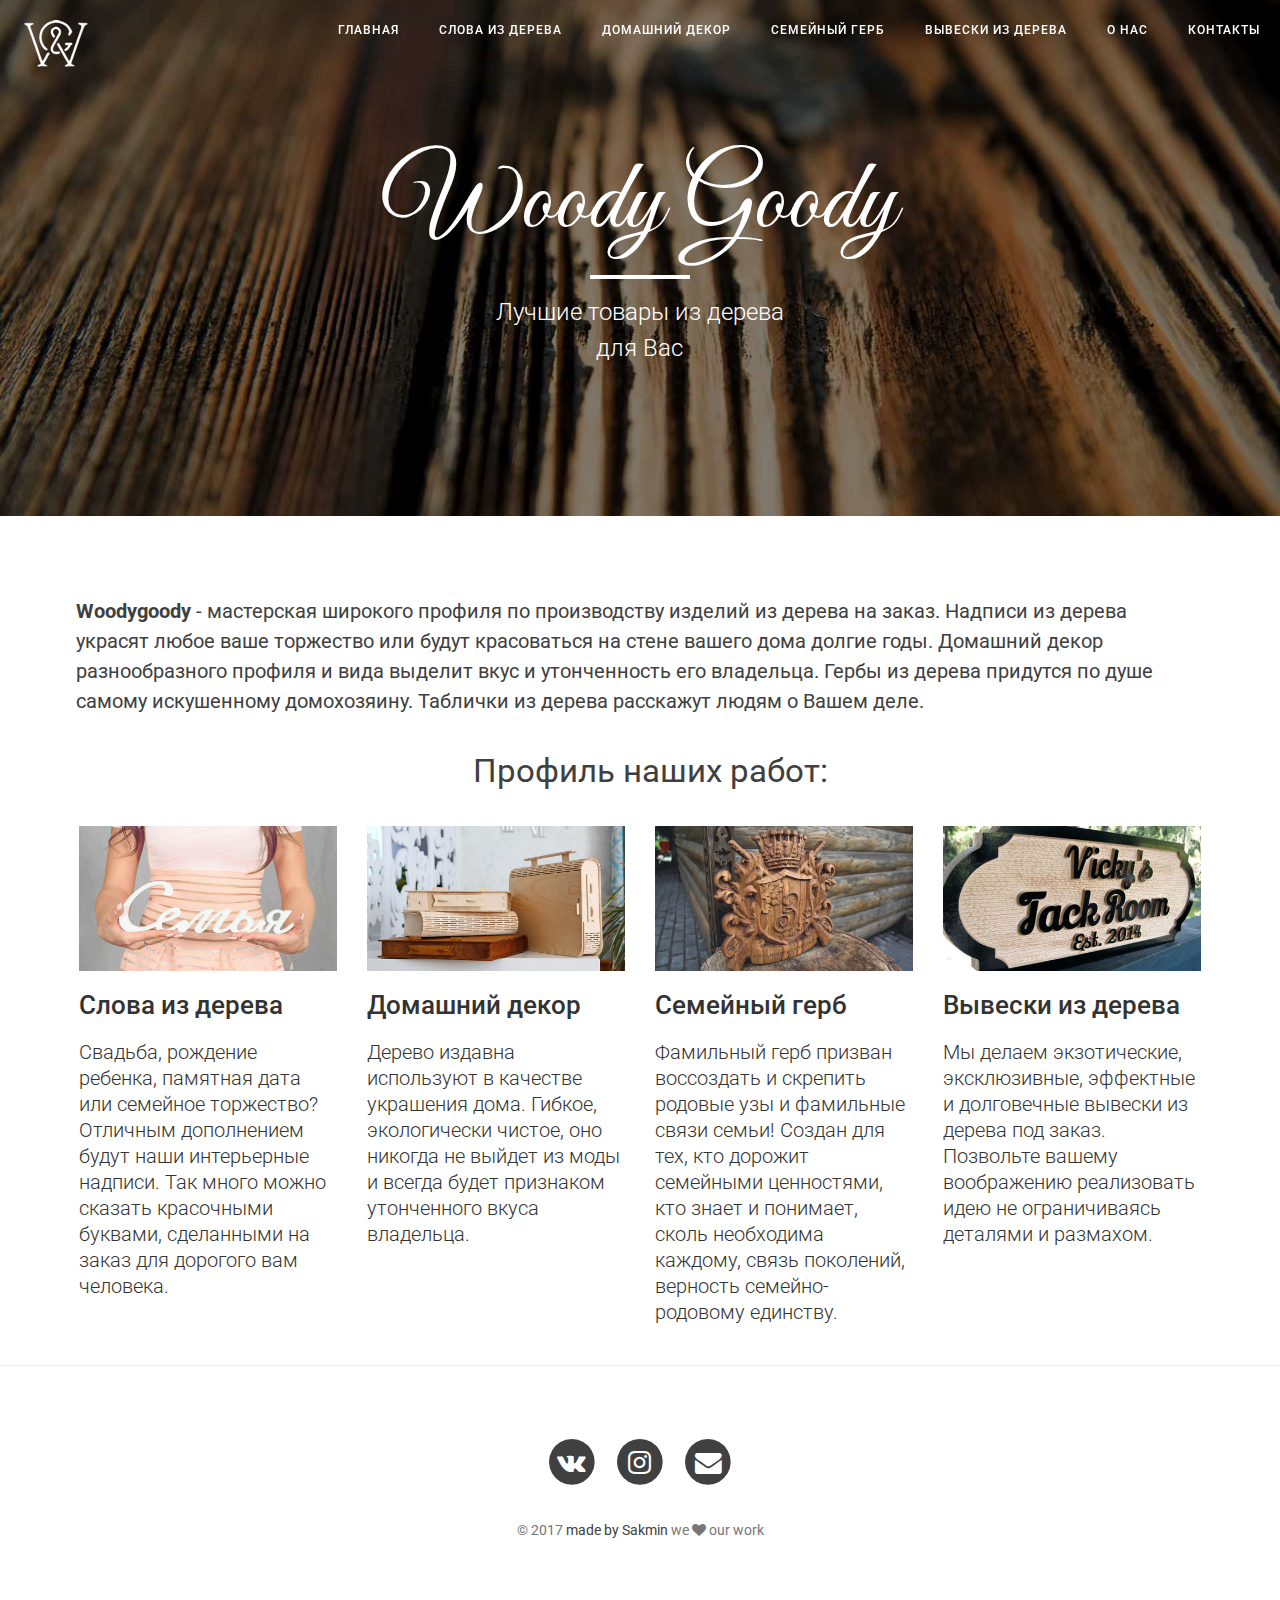
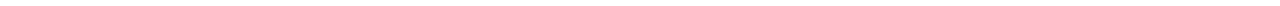
<file: index.html>
<!DOCTYPE html>
<html lang="ru">
<head>
    <meta charset="utf-8">
    <meta http-equiv="X-UA-Compatible" content="IE=edge">
    <meta name="viewport" content="width=device-width, initial-scale=1">
    <meta name="description" content="Товары из дерева в Ульяновске под заказ. Буквы из дерева. Домашний декор. Гербы из дерева. Вывески из дерева. Уникальность и высокое качество. Доставка по России.">
    <meta name="keywords" content="буквы из дерева свадьба декор домашний вывески Ульяновск аксессуары деревянный ручная работа на заказ">
    <meta name="author" content="Woody goody">
    <link rel="shortcut icon" href="http://woodygoody.ru/favicon.png" type="image/png">
    <link rel="apple-touch-icon" sizes="57x57" href="icon/apple-touch-icon-57x57.png">
    <link rel="apple-touch-icon" sizes="60x60" href="icon/apple-touch-icon-60x60.png">
    <link rel="apple-touch-icon" sizes="72x72" href="icon/apple-touch-icon-72x72.png">
    <link rel="apple-touch-icon" sizes="76x76" href="icon/apple-touch-icon-76x76.png">
    <link rel="apple-touch-icon" sizes="114x114" href="icon/apple-touch-icon-114x114.png">
    <link rel="apple-touch-icon" sizes="120x120" href="icon/apple-touch-icon-120x120.png">
    <link rel="apple-touch-icon" sizes="144x144" href="icon/apple-touch-icon-144x144.png">
    <link rel="apple-touch-icon" sizes="152x152" href="icon/apple-touch-icon-152x152.png">
    <link rel="apple-touch-icon" sizes="180x180" href="icon/apple-touch-icon-180x180.png">
    <link rel="icon" type="image/png" href="icon/favicon-32x32.png" sizes="32x32">
    <link rel="icon" type="image/png" href="icon/android-chrome-192x192.png" sizes="192x192">
    <link rel="icon" type="image/png" href="icon/favicon-96x96.png" sizes="96x96">
    <link rel="icon" type="image/png" href="icon/favicon-16x16.png" sizes="16x16">
    <link rel="manifest" href="icon/manifest.json">
    <meta name="msapplication-TileColor" content="#2d89ef">
    <meta name="msapplication-TileImage" content="/mstile-144x144.png">
    <meta name="theme-color" content="#ffffff">

    <title>Купить товары из дерева - WoodyGoody</title>

    <!-- HTML5 Shim and Respond.js IE8 support of HTML5 elements and media queries -->
    <!-- WARNING: Respond.js doesn't work if you view the page via file:// -->
    <!--[if lt IE 9]>
        <script src="https://oss.maxcdn.com/libs/html5shiv/3.7.0/html5shiv.js"></script>
        <script src="https://oss.maxcdn.com/libs/respond.js/1.4.2/respond.min.js"></script>
    <![endif]-->
    <!-- Smooth Scroll -->
    <script src="js/SmoothScroll.js"></script>

</head>

<body>

    <!-- Navigation -->
    <nav class="navbar navbar-default navbar-custom navbar-fixed-top">
        <div class="container-fluid">
            <!-- Brand and toggle get grouped for better mobile display -->
            <div class="navbar-header page-scroll">
                <button type="button" class="navbar-toggle" data-toggle="collapse" data-target="#bs-example-navbar-collapse-1">
                    <span class="sr-only">Toggle navigation</span>
                    <span class="icon-bar"></span>
                    <span class="icon-bar"></span>
                    <span class="icon-bar"></span>
                </button>
            </div>
            <div>
                <a class="navbar-brand" href="index.html"><img src="img/logo.png" style="cursor: pointer" alt="company_logo"></a>
            </div>
            <!-- Collect the nav links, forms, and other content for toggling -->
            <div class="collapse navbar-collapse" id="bs-example-navbar-collapse-1">
                <ul class="nav navbar-nav navbar-right">
                    <li>
                        <a href="index.html">Главная</a>
                    </li>
                    <li>
                        <a href="letters.html">Слова из дерева</a>
                    </li>
                    <li>
                        <a href="decor.html">Домашний декор</a>
                    </li>
                    <li>
                        <a href="blazon.html">Семейный герб</a>
                    </li>
                    <li>
                        <a href="nameplate.html">Вывески из дерева</a>
                    </li>
                    <li>
                        <a href="about.html">О нас</a>
                    </li>
                    <li>
                        <a href="contact.html">Контакты</a>
                    </li>
                </ul>
            </div>
            <!-- /.navbar-collapse -->
        </div>
        <!-- /.container -->
    </nav>

    <!-- Page Header -->
    <!-- Set your background image for this header on the line below. -->
    <header class="intro-header" style="background-image: url('img/index_1920.jpg')">
        <div class="container overlay">
            <div class="row">
                <div class="col-lg-8 col-lg-offset-2 col-md-10 col-md-offset-1">
                    <div class="site-heading">
                        <h1>Woody Goody</h1>
                        <hr class="small">
                        <span class="subheading">Лучшие товары из дерева<br>для Вас</span>
                    </div>
                </div>
            </div>
        </div>
    </header>

    <!-- Main Content -->

    <div class="container-fluid container-90">
        <div class="row">
            <p><b>Woodygoody</b> - мастерская широкого профиля по производству изделий из дерева на заказ. Надписи из дерева
                украсят любое ваше торжество или будут красоваться на стене вашего дома долгие годы.
                Домашний декор разнообразного профиля и вида выделит вкус и утонченность его владельца. Гербы из дерева
                придутся по душе самому искушенному домохозяину. Таблички из дерева расскажут людям о Вашем деле.
            </p>
            <div class="main_head">
                <p>
                    Профиль наших работ:
                </p>
            </div>

            <div class="col-md-3">
                <div class="post-preview">
                    <a href="letters.html">
                        <img class="img-responsive pointer" style="cursor: pointer" src="img/book_prev.jpg" alt="надписи из дерева">
                        <!--<picture class="img-responsive pointer">-->
                            <!--<source media="(max-width: 991px)" srcset="img/book_prev.jpg" alt="надписи из дерева">-->
                            <!--<source media="(min-width: 992px)" srcset="img/book_prev_low.jpg" alt="надписи из дерева">-->
                            <!--<img src="img/book_prev_low.jpg" class="img-responsive pointer" alt="надписи из дерева" style="width:100%;">-->
                        <!--</picture>-->
                        <h2 class="post-title">
                            Слова из дерева
                        </h2>
                        <h3 class="post-subtitle">
                            Свадьба, рождение ребенка, памятная дата или семейное торжество?
                            Отличным дополнением будут наши интерьерные надписи. Так много можно сказать красочными буквами, сделанными на заказ для дорогого вам человека.
                        </h3>
                    </a>
                </div>
            </div>

            <div class="col-md-3">
                <div class="post-preview">
                    <a href="decor.html">
                        <img class="img-responsive pointer" style="cursor: pointer" src="img/decor_prev.jpg" alt="декор из дерева">
                        <!---->
                        <!--<picture class="img-responsive pointer">-->
                            <!--<source media="(max-width: 991px)" srcset="img/decor_prev.jpg" alt="декор из дерева">-->
                            <!--<source media="(min-width: 992px)" srcset="img/decor_prev_low.jpg" alt="декор из дерева">-->
                            <!--<img src="img/decor_prev_low.jpg" class="img-responsive pointer" alt="декор из дерева" style="width:100%;">-->
                        <!--</picture>-->
                        <h2 class="post-title">
                            Домашний декор
                        </h2>
                        <h3 class="post-subtitle">
                            Дерево издавна используют в качестве украшения дома. Гибкое, экологически чистое, оно
                            никогда не выйдет из моды и всегда будет признаком утонченного вкуса владельца.
                        </h3>
                    </a>
                </div>
            </div>

            <div class="col-md-3">
                <div class="post-preview">
                    <a href="blazon.html">
                        <img class="img-responsive pointer" style="cursor: pointer" src="img/gerb_prev.jpg" alt="герб из дерева">
                        <!--<picture class="img-responsive pointer">-->
                            <!--<source media="(max-width: 991px)" srcset="img/gerb_prev.jpg" alt="герб из дерева">-->
                            <!--<source media="(min-width: 992px)" srcset="img/gerb_prev_low.jpg" alt="герб из дерева">-->
                            <!--<img src="img/gerb_prev_low.jpg" class="img-responsive pointer" alt="герб из дерева" style="width:100%;">-->
                        <!--</picture>-->
                        <h2 class="post-title">
                            Семейный герб
                        </h2>
                        <h3 class="post-subtitle">
                            Фамильный герб призван воссоздать и скрепить родовые узы и фамильные связи семьи! Создан для тех, кто дорожит семейными ценностями, кто знает и понимает, сколь необходима каждому, связь поколений, верность семейно-родовому единству.
                        </h3>
                    </a>
                </div>
            </div>

            <div class="col-md-3">
                <div class="post-preview">
                    <a href="nameplate.html">
                        <img class="img-responsive pointer" style="cursor: pointer" src="img/plate_prev.jpg" alt="вывески из дерева">
                        <!--<picture class="img-responsive pointer">-->
                            <!--<source media="(max-width: 991px)" srcset="img/plate_prev.jpg" alt="вывески из дерева">-->
                            <!--<source media="(min-width: 992px)" srcset="img/plate_prev_low.jpg" alt="вывески из дерева">-->
                            <!--<img src="img/plate_prev_low.jpg" class="img-responsive pointer" alt="вывески из дерева" style="width:100%;">-->
                        <!--</picture>-->
                        <h2 class="post-title">
                            Вывески из дерева
                        </h2>
                        <h3 class="post-subtitle">
                            Мы делаем экзотические, эксклюзивные, эффектные и долговечные вывески из дерева под заказ. Позвольте вашему воображению реализовать идею не ограничиваясь деталями и размахом.
                        </h3>
                    </a>
                </div>
            </div>
        </div>
    </div>

    <hr>

    <!-- Footer -->
    <footer>
        <div class="container">
            <div class="row">
                <div class="col-lg-8 col-lg-offset-2 col-md-10 col-md-offset-1">
                    <ul class="list-inline text-center">
                        <li>
                            <a href="https://www.vk.com/woodygoody">
                                <span class="fa-stack fa-lg">
                                    <i class="fa fa-circle fa-stack-2x"></i>
                                    <i class="fa fa-vk fa-stack-1x fa-inverse"></i>
                                </span>
                            </a>
                        </li>
                        <li>
                            <a href="https://www.instagram.com/woodygoodyru">
                                <span class="fa-stack fa-lg">
                                    <i class="fa fa-circle fa-stack-2x"></i>
                                    <i class="fa fa-instagram fa-stack-1x fa-inverse"></i>
                                </span>
                            </a>
                        </li>

                        <li>
                            <a href="mailto:hello@woodygoody.ru">
                                <span class="fa-stack fa-lg">
                                    <i class="fa fa-circle fa-stack-2x"></i>
                                    <i class="fa fa-envelope fa-stack-1x fa-inverse"></i>
                                </span>
                            </a>
                        </li>
                    </ul>
                    <p class="copyright text-muted">&copy; 2017 <a class="underline_none" href="https://vk.com/id3468982">made by Sakmin</a>
                        we <i class="fa fa-heart"></i> our work</p>
                </div>
            </div>
        </div>
    </footer>

    <!-- Bootstrap Core CSS -->
    <link href="css/bootstrap.min.css" rel="stylesheet">

    <!-- Custom CSS -->
    <link href="css/small-business.css" rel="stylesheet">

    <!-- Custom Fonts -->
    <link href="http://maxcdn.bootstrapcdn.com/font-awesome/4.1.0/css/font-awesome.min.css" rel="stylesheet" type="text/css">
    <link href='http://fonts.googleapis.com/css?family=Great+Vibes' rel='stylesheet' type='text/css'>
    <link href='http://fonts.googleapis.com/css?family=Roboto:400,300,100,500,700,900' rel='stylesheet' type='text/css'>

    <!-- jQuery -->
    <script src="js/jquery.js"></script>
    <script>
        (function(i,s,o,g,r,a,m){i['GoogleAnalyticsObject']=r;i[r]=i[r]||function(){
                    (i[r].q=i[r].q||[]).push(arguments)},i[r].l=1*new Date();a=s.createElement(o),
                m=s.getElementsByTagName(o)[0];a.async=1;a.src=g;m.parentNode.insertBefore(a,m)
        })(window,document,'script','//www.google-analytics.com/analytics.js','ga');

        ga('create', 'UA-66291834-2', 'auto');
        ga('send', 'pageview');

    </script>
    <!-- Yandex.Metrika counter -->
    <script type="text/javascript">
        (function (d, w, c) {
            (w[c] = w[c] || []).push(function() {
                try {
                    w.yaCounter32345480 = new Ya.Metrika({
                        id:32345480,
                        clickmap:true,
                        trackLinks:true,
                        accurateTrackBounce:true,
                        webvisor:true,
                        trackHash:true
                    });
                } catch(e) { }
            });

            var n = d.getElementsByTagName("script")[0],
                    s = d.createElement("script"),
                    f = function () { n.parentNode.insertBefore(s, n); };
            s.type = "text/javascript";
            s.async = true;
            s.src = "https://mc.yandex.ru/metrika/watch.js";

            if (w.opera == "[object Opera]") {
                d.addEventListener("DOMContentLoaded", f, false);
            } else { f(); }
        })(document, window, "yandex_metrika_callbacks");
    </script>
    <noscript><div><img src="https://mc.yandex.ru/watch/32345480" style="position:absolute; left:-9999px;" alt="" /></div></noscript>
    <!-- /Yandex.Metrika counter -->

    <!-- Bootstrap Core JavaScript -->
    <script src="js/bootstrap.min.js"></script>

    <!-- Custom Theme JavaScript -->
    <script src="js/small-business.min.js"></script>

    <!--vk script-->
    <script type="text/javascript" src="//vk.com/js/api/openapi.js?146"></script>

    <!-- VK Widget -->
    <div id="vk_community_messages"></div>
    <script type="text/javascript">
        VK.Widgets.CommunityMessages("vk_community_messages", 96858670, {expandTimeout: "100000",disableExpandChatSound: "1",disableNewMessagesSound: "1",tooltipButtonText: "Есть вопрос?"});
    </script>

</body>

</html>
</file>
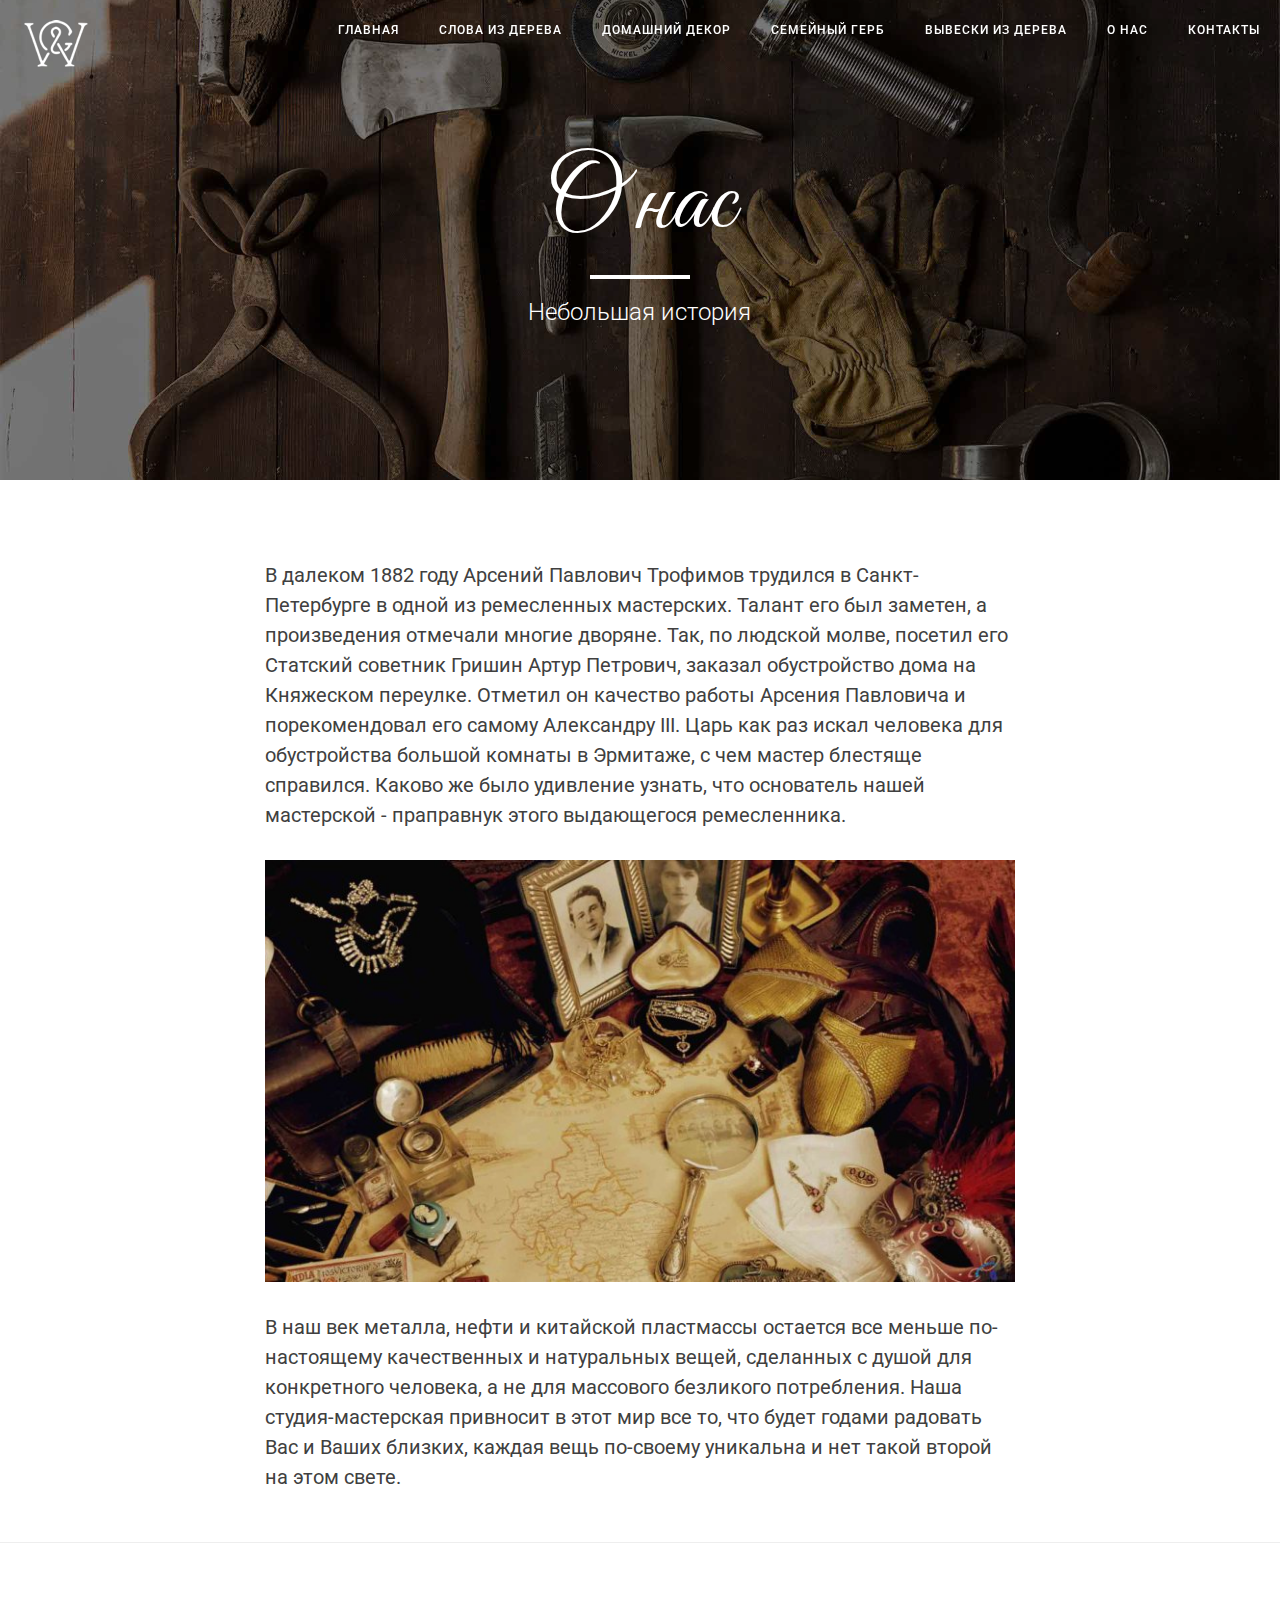
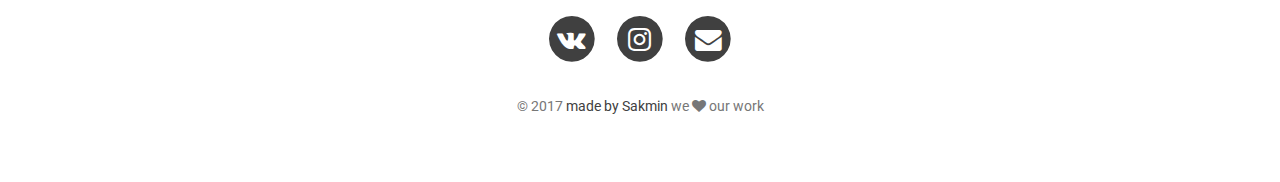
<file: about.html>
<!DOCTYPE html>
<html lang="ru">
<head>
    <meta charset="utf-8">
    <meta http-equiv="X-UA-Compatible" content="IE=edge">
    <meta name="viewport" content="width=device-width, initial-scale=1">
    <meta name="description" content="Товары из дерева в Ульяновске, надписи из дерева Ульяновск. История о нас.">
    <meta name="keywords" content="о нас история Ульяновск купить дешево Woody goody товары из дерева">
    <meta name="author" content="Woody goody">
    <link rel="shortcut icon" href="http://woodygoody.ru/favicon.png" type="image/png">

    <link rel="apple-touch-icon" sizes="57x57" href="icon/apple-touch-icon-57x57.png">
    <link rel="apple-touch-icon" sizes="60x60" href="icon/apple-touch-icon-60x60.png">
    <link rel="apple-touch-icon" sizes="72x72" href="icon/apple-touch-icon-72x72.png">
    <link rel="apple-touch-icon" sizes="76x76" href="icon/apple-touch-icon-76x76.png">
    <link rel="apple-touch-icon" sizes="114x114" href="icon/apple-touch-icon-114x114.png">
    <link rel="apple-touch-icon" sizes="120x120" href="icon/apple-touch-icon-120x120.png">
    <link rel="apple-touch-icon" sizes="144x144" href="icon/apple-touch-icon-144x144.png">
    <link rel="apple-touch-icon" sizes="152x152" href="icon/apple-touch-icon-152x152.png">
    <link rel="apple-touch-icon" sizes="180x180" href="icon/apple-touch-icon-180x180.png">
    <link rel="icon" type="image/png" href="icon/favicon-32x32.png" sizes="32x32">
    <link rel="icon" type="image/png" href="icon/android-chrome-192x192.png" sizes="192x192">
    <link rel="icon" type="image/png" href="icon/favicon-96x96.png" sizes="96x96">
    <link rel="icon" type="image/png" href="icon/favicon-16x16.png" sizes="16x16">
    <link rel="manifest" href="icon/manifest.json">
    <meta name="msapplication-TileColor" content="#2d89ef">
    <meta name="msapplication-TileImage" content="/mstile-144x144.png">
    <meta name="theme-color" content="#ffffff">

    <title>О нас - Woody Goody</title>

    <!-- HTML5 Shim and Respond.js IE8 support of HTML5 elements and media queries -->
    <!-- WARNING: Respond.js doesn't work if you view the page via file:// -->
    <!--[if lt IE 9]>
        <script src="https://oss.maxcdn.com/libs/html5shiv/3.7.0/html5shiv.js"></script>
        <script src="https://oss.maxcdn.com/libs/respond.js/1.4.2/respond.min.js"></script>
    <![endif]-->

</head>

<body>

    <!-- Navigation -->
    <nav class="navbar navbar-default navbar-custom navbar-fixed-top">
        <div class="container-fluid">
            <!-- Brand and toggle get grouped for better mobile display -->
            <div class="navbar-header page-scroll">
                <button type="button" class="navbar-toggle" data-toggle="collapse" data-target="#bs-example-navbar-collapse-1">
                    <span class="sr-only">Toggle navigation</span>
                    <span class="icon-bar"></span>
                    <span class="icon-bar"></span>
                    <span class="icon-bar"></span>
                </button>
                <div>
                    <a class="navbar-brand" href="index.html"><img src="img/logo.png" style="cursor: pointer" alt="company_logo"></a>
                </div>
            </div>

            <!-- Collect the nav links, forms, and other content for toggling -->
            <div class="collapse navbar-collapse" id="bs-example-navbar-collapse-1">
                <ul class="nav navbar-nav navbar-right">
                    <li>
                        <a href="index.html">Главная</a>
                    </li>
                    <li>
                        <a href="letters.html">Слова из дерева</a>
                    </li>
                    <li>
                        <a href="decor.html">Домашний декор</a>
                    </li>
                    <li>
                        <a href="blazon.html">Семейный герб</a>
                    </li>
                    <li>
                        <a href="nameplate.html">Вывески из дерева</a>
                    </li>
                    <li>
                        <a href="about.html">О нас</a>
                    </li>
                    <li>
                        <a href="contact.html">Контакты</a>
                    </li>
                </ul>
            </div>
            <!-- /.navbar-collapse -->
        </div>
        <!-- /.container -->
    </nav>

    <!-- Page Header -->
    <!-- Set your background image for this header on the line below. -->
    <header class="intro-header" style="background-image: url('img/about_1920.jpg')">
        <div class="container overlay">
            <div class="row">
                <div class="col-lg-8 col-lg-offset-2 col-md-10 col-md-offset-1">
                    <div class="page-heading">
                        <h1>О нас</h1>
                        <hr class="small">
                        <span class="subheading">Небольшая история</span>
                    </div>
                </div>
            </div>
        </div>
    </header>

    <!-- Main Content -->
    <div class="container">
        <div class="row">
            <div class="col-lg-8 col-lg-offset-2 col-md-10 col-md-offset-1">
                <p>В далеком 1882 году Арсений Павлович Трофимов трудился в Санкт-Петербурге в одной из ремесленных мастерских.
                    Талант его был заметен, а произведения отмечали многие дворяне. Так, по людской молве, посетил его Статский советник Гришин Артур Петрович,
                    заказал обустройство дома на Княжеском переулке. Отметил он качество работы Арсения Павловича и порекомендовал его самому Александру III.
                    Царь как раз искал человека для обустройства большой комнаты в Эрмитаже, с чем мастер блестяще справился. Каково же было удивление узнать, что основатель нашей
                    мастерской - праправнук этого выдающегося ремесленника.
                </p>
                <a href="#">
                    <img class="img-responsive" src="img/about_1.jpg" alt="">
                </a>
                <p>В наш век металла, нефти и китайской пластмассы остается все меньше по-настоящему качественных и натуральных вещей, сделанных с душой для конкретного человека, а не для массового безликого потребления.
                   Наша студия-мастерская привносит в этот мир все то, что будет годами радовать Вас и Ваших близких, каждая вещь по-своему уникальна и нет такой второй на этом свете.
                </p>
            </div>
        </div>
    </div>

    <hr>

    <!-- Footer -->
    <footer>
        <div class="container">
            <div class="row">
                <div class="col-lg-8 col-lg-offset-2 col-md-10 col-md-offset-1">
                    <ul class="list-inline text-center">
                        <li>
                            <a href="https://www.vk.com/woodygoody">
                                <span class="fa-stack fa-lg">
                                    <i class="fa fa-circle fa-stack-2x"></i>
                                    <i class="fa fa-vk fa-stack-1x fa-inverse"></i>
                                </span>
                            </a>
                        </li>
                        <li>
                            <a href="https://www.instagram.com/woodygoodyru">
                                <span class="fa-stack fa-lg">
                                    <i class="fa fa-circle fa-stack-2x"></i>
                                    <i class="fa fa-instagram fa-stack-1x fa-inverse"></i>
                                </span>
                            </a>
                        </li>

                        <li>
                            <a href="mailto:hello@woodygoody.ru">
                                <span class="fa-stack fa-lg">
                                    <i class="fa fa-circle fa-stack-2x"></i>
                                    <i class="fa fa-envelope fa-stack-1x fa-inverse"></i>
                                </span>
                            </a>
                        </li>
                    </ul>
                    <p class="copyright text-muted">&copy; 2017 <a class="underline_none" href="https://vk.com/id3468982">made by Sakmin</a>
                        we <i class="fa fa-heart"></i> our work</p>
                </div>
            </div>
        </div>
    </footer>

    <!-- Bootstrap Core CSS -->
    <link href="css/bootstrap.min.css" rel="stylesheet">

    <!-- Custom CSS -->
    <link href="css/small-business.css" rel="stylesheet">

    <!-- Custom Fonts -->
    <link href="http://maxcdn.bootstrapcdn.com/font-awesome/4.1.0/css/font-awesome.min.css" rel="stylesheet" type="text/css">
    <link href='http://fonts.googleapis.com/css?family=Great+Vibes' rel='stylesheet' type='text/css'>
    <link href='http://fonts.googleapis.com/css?family=Roboto:400,300,100,500,700,900' rel='stylesheet' type='text/css'>

    <!-- jQuery -->
    <script src="js/jquery.js"></script>

    <script>
        (function(i,s,o,g,r,a,m){i['GoogleAnalyticsObject']=r;i[r]=i[r]||function(){
                    (i[r].q=i[r].q||[]).push(arguments)},i[r].l=1*new Date();a=s.createElement(o),
                m=s.getElementsByTagName(o)[0];a.async=1;a.src=g;m.parentNode.insertBefore(a,m)
        })(window,document,'script','//www.google-analytics.com/analytics.js','ga');

        ga('create', 'UA-66291834-2', 'auto');
        ga('send', 'pageview');

    </script>

    <!-- Yandex.Metrika counter -->
    <script type="text/javascript">
        (function (d, w, c) {
            (w[c] = w[c] || []).push(function() {
                try {
                    w.yaCounter32345480 = new Ya.Metrika({
                        id:32345480,
                        clickmap:true,
                        trackLinks:true,
                        accurateTrackBounce:true,
                        webvisor:true,
                        trackHash:true
                    });
                } catch(e) { }
            });

            var n = d.getElementsByTagName("script")[0],
                    s = d.createElement("script"),
                    f = function () { n.parentNode.insertBefore(s, n); };
            s.type = "text/javascript";
            s.async = true;
            s.src = "https://mc.yandex.ru/metrika/watch.js";

            if (w.opera == "[object Opera]") {
                d.addEventListener("DOMContentLoaded", f, false);
            } else { f(); }
        })(document, window, "yandex_metrika_callbacks");
    </script>
    <noscript><div><img src="https://mc.yandex.ru/watch/32345480" style="position:absolute; left:-9999px;" alt="" /></div></noscript>
    <!-- /Yandex.Metrika counter -->

    <!-- Bootstrap Core JavaScript -->
    <script src="js/bootstrap.min.js"></script>

    <!-- Custom Theme JavaScript -->
    <script src="js/small-business.min.js"></script>

    <!-- Smooth Scroll -->
    <script src="js/SmoothScroll.js"></script>

    <!--vk script-->
    <script type="text/javascript" src="//vk.com/js/api/openapi.js?146"></script>

    <!-- VK Widget -->
    <div id="vk_community_messages"></div>
    <script type="text/javascript">
        VK.Widgets.CommunityMessages("vk_community_messages", 96858670, {expandTimeout: "50000",disableExpandChatSound: "1",disableNewMessagesSound: "1",tooltipButtonText: "Есть вопрос?"});
    </script>

</body>

</html>
</file>
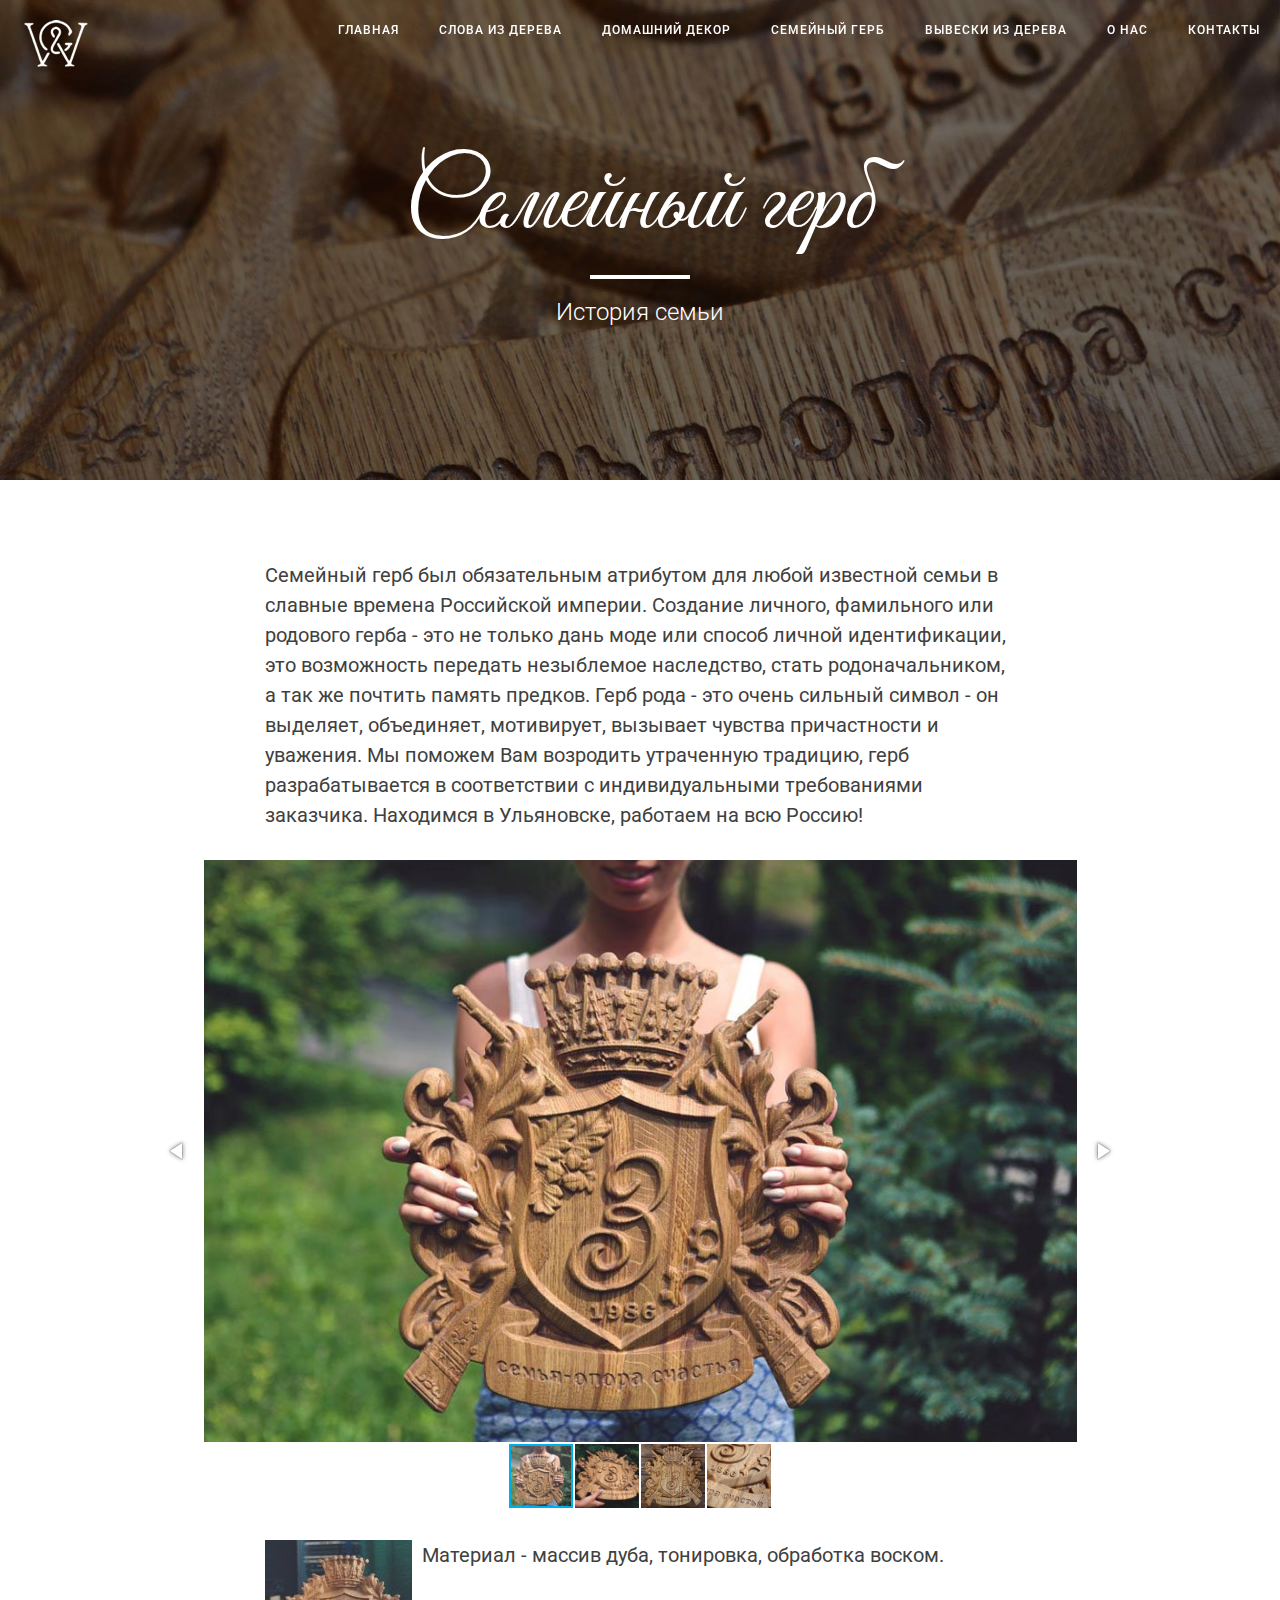
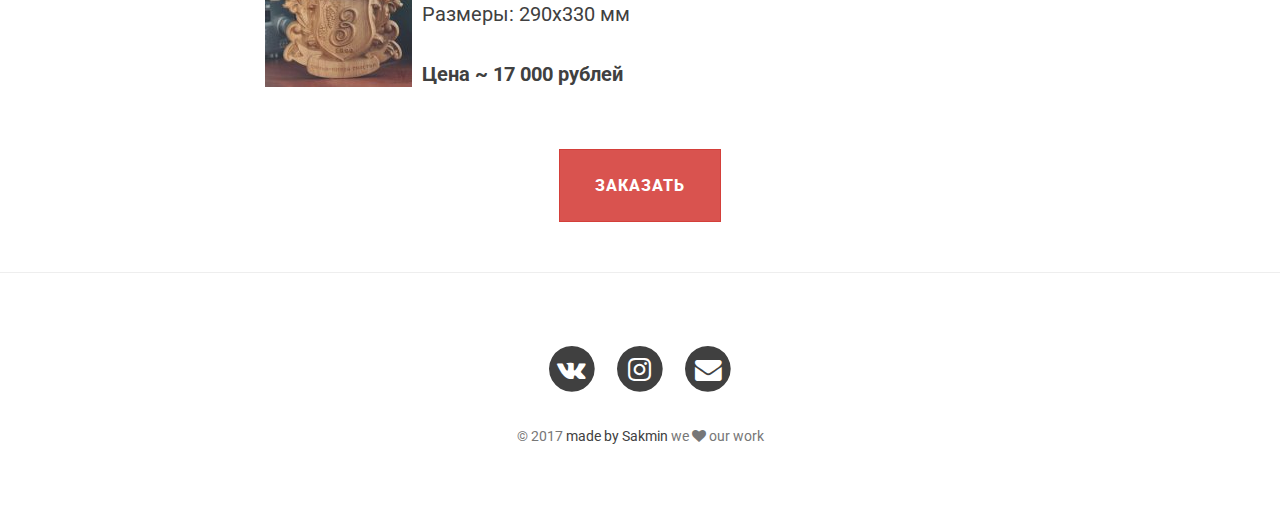
<file: blazon.html>
<!DOCTYPE html>
<html lang="ru">
<head>
    <meta charset="utf-8">
    <meta http-equiv="X-UA-Compatible" content="IE=edge">
    <meta name="viewport" content="width=device-width, initial-scale=1">
    <meta name="description" content="Герб из дерева в Ульяновске купить. Изысканый стиль. Уникальный дизайн.">
    <meta name="keywords" content="Герб Ульяновск купить Фамильный Woody goody товары из дерева">
    <meta name="author" content="Woody goody">
    <link rel="shortcut icon" href="http://woodygoody.ru/favicon.png" type="image/png">

    <link rel="apple-touch-icon" sizes="57x57" href="icon/apple-touch-icon-57x57.png">
    <link rel="apple-touch-icon" sizes="60x60" href="icon/apple-touch-icon-60x60.png">
    <link rel="apple-touch-icon" sizes="72x72" href="icon/apple-touch-icon-72x72.png">
    <link rel="apple-touch-icon" sizes="76x76" href="icon/apple-touch-icon-76x76.png">
    <link rel="apple-touch-icon" sizes="114x114" href="icon/apple-touch-icon-114x114.png">
    <link rel="apple-touch-icon" sizes="120x120" href="icon/apple-touch-icon-120x120.png">
    <link rel="apple-touch-icon" sizes="144x144" href="icon/apple-touch-icon-144x144.png">
    <link rel="apple-touch-icon" sizes="152x152" href="icon/apple-touch-icon-152x152.png">
    <link rel="apple-touch-icon" sizes="180x180" href="icon/apple-touch-icon-180x180.png">
    <link rel="icon" type="image/png" href="icon/favicon-32x32.png" sizes="32x32">
    <link rel="icon" type="image/png" href="icon/android-chrome-192x192.png" sizes="192x192">
    <link rel="icon" type="image/png" href="icon/favicon-96x96.png" sizes="96x96">
    <link rel="icon" type="image/png" href="icon/favicon-16x16.png" sizes="16x16">
    <link rel="manifest" href="icon/manifest.json">
    <meta name="msapplication-TileColor" content="#2d89ef">
    <meta name="msapplication-TileImage" content="/mstile-144x144.png">
    <meta name="theme-color" content="#ffffff">

    <title>Фамильный герб из дерева купить Ульяновск - Woody Goody</title>

    <!-- HTML5 Shim and Respond.js IE8 support of HTML5 elements and media queries -->
    <!-- WARNING: Respond.js doesn't work if you view the page via file:// -->
    <!--[if lt IE 9]>
        <script src="https://oss.maxcdn.com/libs/html5shiv/3.7.0/html5shiv.js"></script>
        <script src="https://oss.maxcdn.com/libs/respond.js/1.4.2/respond.min.js"></script>
    <![endif]-->

</head>

<body>

    <!-- Navigation -->
    <nav class="navbar navbar-default navbar-custom navbar-fixed-top">
        <div class="container-fluid">
            <!-- Brand and toggle get grouped for better mobile display -->
            <div class="navbar-header page-scroll">
                <button type="button" class="navbar-toggle" data-toggle="collapse" data-target="#bs-example-navbar-collapse-1">
                    <span class="sr-only">Toggle navigation</span>
                    <span class="icon-bar"></span>
                    <span class="icon-bar"></span>
                    <span class="icon-bar"></span>
                </button>
                <div>
                    <a class="navbar-brand" href="index.html"><img src="img/logo.png" style="cursor: pointer" alt="company_logo"></a>
                </div>
            </div>

            <!-- Collect the nav links, forms, and other content for toggling -->
            <div class="collapse navbar-collapse" id="bs-example-navbar-collapse-1">
                <ul class="nav navbar-nav navbar-right">
                    <li>
                        <a href="index.html">Главная</a>
                    </li>
                    <li>
                        <a href="letters.html">Слова из дерева</a>
                    </li>
                    <li>
                        <a href="decor.html">Домашний декор</a>
                    </li>
                    <li>
                        <a href="blazon.html">Семейный герб</a>
                    </li>
                    <li>
                        <a href="nameplate.html">Вывески из дерева</a>
                    </li>
                    <li>
                        <a href="about.html">О нас</a>
                    </li>
                    <li>
                        <a href="contact.html">Контакты</a>
                    </li>
                </ul>
            </div>
            <!-- /.navbar-collapse -->
        </div>
        <!-- /.container -->
    </nav>

    <!-- Page Header -->
    <!-- Set your background image for this header on the line below. -->
    <header class="intro-header" style="background-image: url('img/gerb_1920.jpg')">
        <div class="container overlay">
            <div class="row">
                <div class="col-lg-8 col-lg-offset-2 col-md-10 col-md-offset-1">
                    <div class="page-heading">
                        <h1>Семейный герб</h1>
                        <hr class="small">
                        <span class="subheading">История семьи</span>
                    </div>
                </div>
            </div>
        </div>
    </header>


    <!-- Main Content -->
    <div class="container">
        <div class="row">
            <div class="col-lg-8 col-lg-offset-2 col-md-10 col-md-offset-1">
                <p>
                    Семейный герб был обязательным атрибутом для любой известной семьи в славные времена Российской империи.  Создание личного, фамильного или родового герба - это не только дань моде  или способ личной идентификации, это возможность передать незыблемое наследство, стать родоначальником, а так же почтить память предков. Герб рода - это очень сильный символ - он выделяет, объединяет, мотивирует, вызывает чувства причастности и уважения.
                    Мы поможем Вам возродить утраченную традицию, герб разрабатывается в соответствии с индивидуальными требованиями заказчика.
                    Находимся в Ульяновске, работаем на всю Россию!
                </p>
            </div>
        </div>
    </div>


    <div class="slider_container">
        <div class="fotorama"
             data-nav="thumbs"
             data-loop="true"
             data-autoplay="3000"
             data-maxheight="70%"
             data-keyboard="true"
             data-arrows="true"
             data-click="true"
             data-swipe="true">
            <img src="img/gerb_1.jpg" alt="деревянный семейный герб">
            <img src="img/gerb_2.jpg" alt="свадебный герб из дерева">
            <img src="img/gerb_3.jpg" alt="герб из дерева на свадьбу">
            <img src="img/gerb_4.jpg" alt="фамильный герб из дерева">
        </div>
    </div>

    <div class="container">
        <div class="row">
            <div class="col-lg-8 col-lg-offset-2 col-md-10 col-md-offset-1">
                <p>
                    <img src="img/gerb_147_1.jpg" alt="надписи для свадьбы" style="height: 147px; float: left; margin-right: 10px">Материал - массив дуба, тонировка, обработка воском.
                </p>
                Размеры: 290х330 мм
                <p>
                    <b>
                        Цена ~ 17 000 рублей
                    </b>
                </p>
            </div>
        </div>
    </div>

    <div class="container">
        <div class="text-center">
            <p>
                <a href="contact.html"><button type="button" class="btn btn-danger btn-lg">Заказать</button></a>
            </p>
        </div>
    </div>

    <hr>

    <!-- Footer -->
    <footer>
        <div class="container">
            <div class="row">
                <div class="col-lg-8 col-lg-offset-2 col-md-10 col-md-offset-1">
                    <ul class="list-inline text-center">
                        <li>
                            <a href="https://www.vk.com/woodygoody">
                                <span class="fa-stack fa-lg">
                                    <i class="fa fa-circle fa-stack-2x"></i>
                                    <i class="fa fa-vk fa-stack-1x fa-inverse"></i>
                                </span>
                            </a>
                        </li>
                        <li>
                            <a href="https://www.instagram.com/woodygoodyru">
                                <span class="fa-stack fa-lg">
                                    <i class="fa fa-circle fa-stack-2x"></i>
                                    <i class="fa fa-instagram fa-stack-1x fa-inverse"></i>
                                </span>
                            </a>
                        </li>

                        <li>
                            <a href="mailto:hello@woodygoody.ru">
                                <span class="fa-stack fa-lg">
                                    <i class="fa fa-circle fa-stack-2x"></i>
                                    <i class="fa fa-envelope fa-stack-1x fa-inverse"></i>
                                </span>
                            </a>
                        </li>
                    </ul>
                    <p class="copyright text-muted">&copy; 2017 <a class="underline_none" href="https://vk.com/id3468982">made by Sakmin</a>
                        we <i class="fa fa-heart"></i> our work</p>
                </div>
            </div>
        </div>
    </footer>

    <!-- Bootstrap Core CSS -->
    <link href="css/bootstrap.min.css" rel="stylesheet">

    <!-- Custom CSS -->
    <link href="css/small-business.css" rel="stylesheet">

    <!-- Fotorama CSS-->
    <link href="css/fotorama.css" rel="stylesheet">

    <!-- Custom Fonts -->
    <link href="http://maxcdn.bootstrapcdn.com/font-awesome/4.1.0/css/font-awesome.min.css" rel="stylesheet" type="text/css">
    <link href='http://fonts.googleapis.com/css?family=Great+Vibes' rel='stylesheet' type='text/css'>
    <link href='http://fonts.googleapis.com/css?family=Roboto:400,300,100,500,700,900' rel='stylesheet' type='text/css'>
    

    <!-- jQuery -->
    <script src="js/jquery.js"></script>

    <script>
        (function(i,s,o,g,r,a,m){i['GoogleAnalyticsObject']=r;i[r]=i[r]||function(){
                    (i[r].q=i[r].q||[]).push(arguments)},i[r].l=1*new Date();a=s.createElement(o),
                m=s.getElementsByTagName(o)[0];a.async=1;a.src=g;m.parentNode.insertBefore(a,m)
        })(window,document,'script','//www.google-analytics.com/analytics.js','ga');

        ga('create', 'UA-66291834-2', 'auto');
        ga('send', 'pageview');

    </script>

    <!-- Yandex.Metrika counter -->
    <script type="text/javascript">
        (function (d, w, c) {
            (w[c] = w[c] || []).push(function() {
                try {
                    w.yaCounter32345480 = new Ya.Metrika({
                        id:32345480,
                        clickmap:true,
                        trackLinks:true,
                        accurateTrackBounce:true,
                        webvisor:true,
                        trackHash:true
                    });
                } catch(e) { }
            });

            var n = d.getElementsByTagName("script")[0],
                    s = d.createElement("script"),
                    f = function () { n.parentNode.insertBefore(s, n); };
            s.type = "text/javascript";
            s.async = true;
            s.src = "https://mc.yandex.ru/metrika/watch.js";

            if (w.opera == "[object Opera]") {
                d.addEventListener("DOMContentLoaded", f, false);
            } else { f(); }
        })(document, window, "yandex_metrika_callbacks");
    </script>
    <noscript><div><img src="https://mc.yandex.ru/watch/32345480" style="position:absolute; left:-9999px;" alt="" /></div></noscript>
    <!-- /Yandex.Metrika counter -->

    <!-- Fotorama -->
    <script src="js/fotorama.js"></script>

    <!-- Bootstrap Core JavaScript -->
    <script src="js/bootstrap.min.js"></script>

    <!-- Custom Theme JavaScript -->
    <script src="js/small-business.min.js"></script>

    <!-- Smooth Scroll -->
    <script src="js/SmoothScroll.js"></script>

    <!--vk script-->
    <script type="text/javascript" src="//vk.com/js/api/openapi.js?146"></script>

    <!-- VK Widget -->
    <div id="vk_community_messages"></div>
    <script type="text/javascript">
        VK.Widgets.CommunityMessages("vk_community_messages", 96858670, {expandTimeout: "50000",disableExpandChatSound: "1",disableNewMessagesSound: "1",tooltipButtonText: "Есть вопрос?"});
    </script>

</body>

</html>
</file>
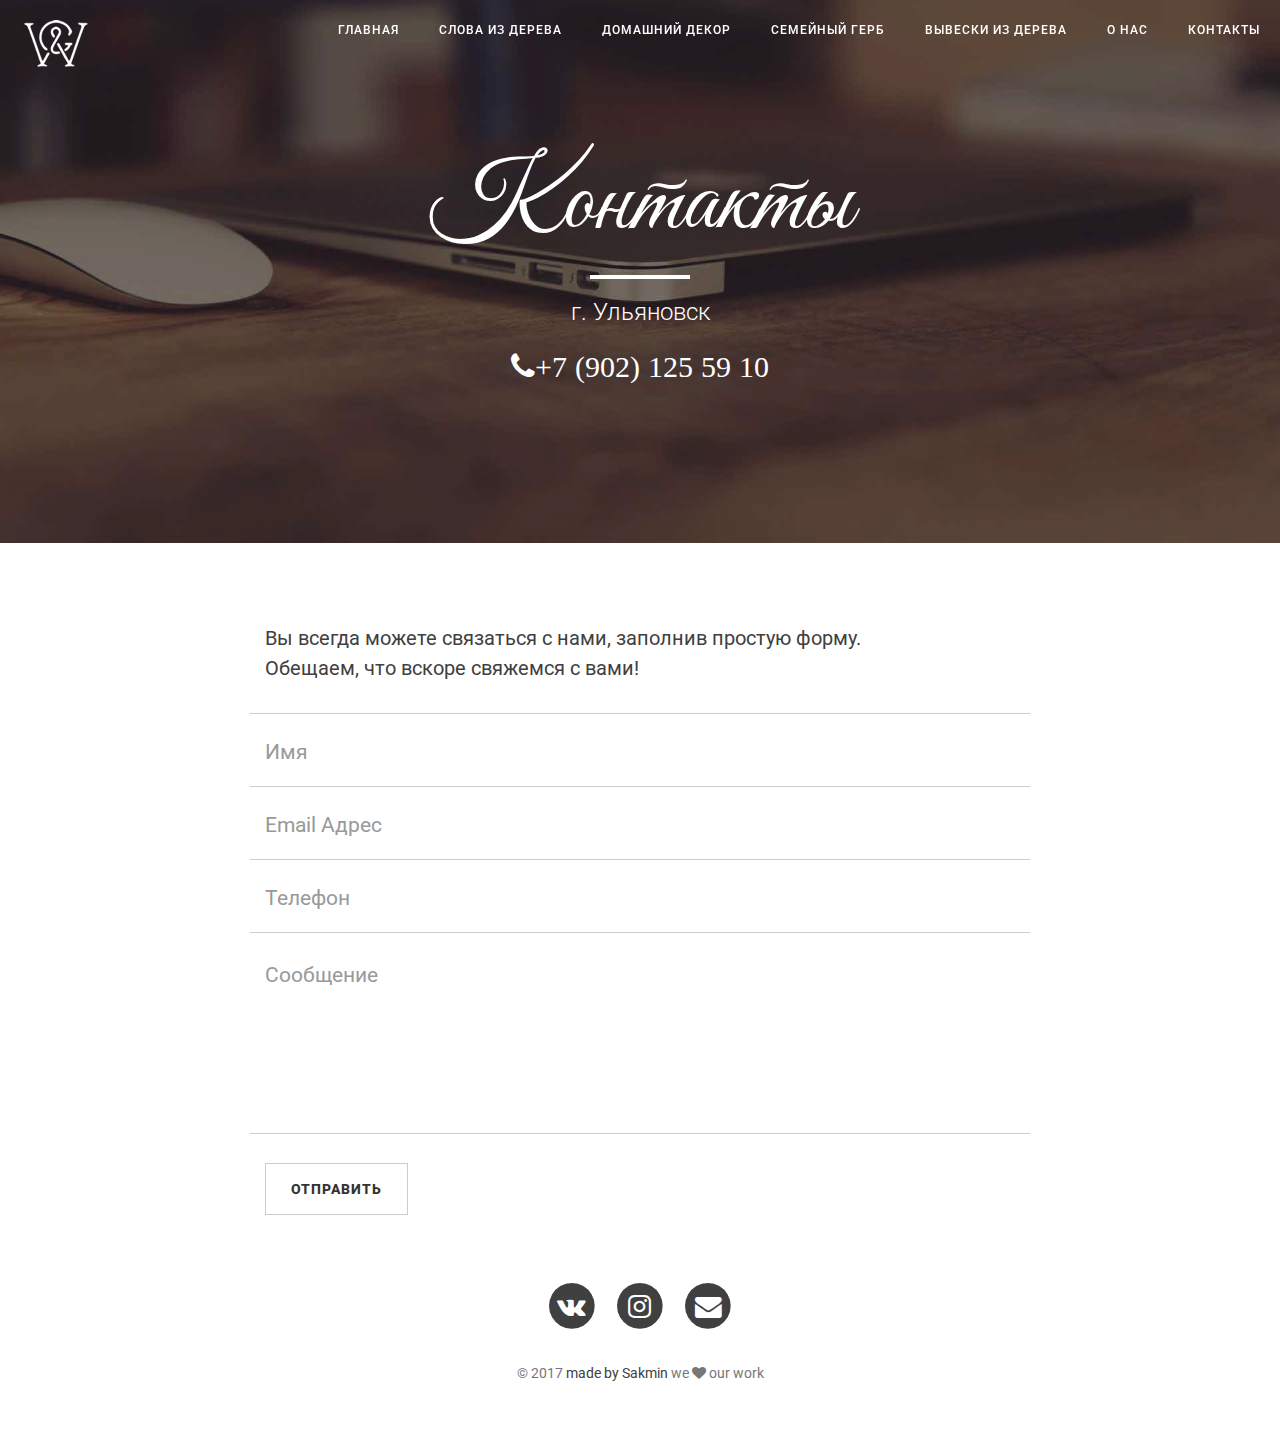
<file: contact.html>
<!DOCTYPE html>
<html lang="ru">
<head>
    <meta charset="utf-8">
    <meta http-equiv="X-UA-Compatible" content="IE=edge">
    <meta name="viewport" content="width=device-width, initial-scale=1">
    <meta name="description" content="Товары из дерева в Ульяновске, надписи из дерева Ульяновск. Контакты.">
    <meta name="author" content="Woody goody">
    <link rel="shortcut icon" href="http://woodygoody.ru/favicon.png" type="image/png">

    <link rel="apple-touch-icon" sizes="57x57" href="icon/apple-touch-icon-57x57.png">
    <link rel="apple-touch-icon" sizes="60x60" href="icon/apple-touch-icon-60x60.png">
    <link rel="apple-touch-icon" sizes="72x72" href="icon/apple-touch-icon-72x72.png">
    <link rel="apple-touch-icon" sizes="76x76" href="icon/apple-touch-icon-76x76.png">
    <link rel="apple-touch-icon" sizes="114x114" href="icon/apple-touch-icon-114x114.png">
    <link rel="apple-touch-icon" sizes="120x120" href="icon/apple-touch-icon-120x120.png">
    <link rel="apple-touch-icon" sizes="144x144" href="icon/apple-touch-icon-144x144.png">
    <link rel="apple-touch-icon" sizes="152x152" href="icon/apple-touch-icon-152x152.png">
    <link rel="apple-touch-icon" sizes="180x180" href="icon/apple-touch-icon-180x180.png">
    <link rel="icon" type="image/png" href="icon/favicon-32x32.png" sizes="32x32">
    <link rel="icon" type="image/png" href="icon/android-chrome-192x192.png" sizes="192x192">
    <link rel="icon" type="image/png" href="icon/favicon-96x96.png" sizes="96x96">
    <link rel="icon" type="image/png" href="icon/favicon-16x16.png" sizes="16x16">
    <link rel="manifest" href="icon/manifest.json">
    <meta name="msapplication-TileColor" content="#2d89ef">
    <meta name="msapplication-TileImage" content="/mstile-144x144.png">
    <meta name="theme-color" content="#ffffff">

    <title>Контакты - Woody Goody</title>

    <!-- HTML5 Shim and Respond.js IE8 support of HTML5 elements and media queries -->
    <!-- WARNING: Respond.js doesn't work if you view the page via file:// -->
    <!--[if lt IE 9]>
        <script src="https://oss.maxcdn.com/libs/html5shiv/3.7.0/html5shiv.js"></script>
        <script src="https://oss.maxcdn.com/libs/respond.js/1.4.2/respond.min.js"></script>
    <![endif]-->

</head>

<body>

    <!-- Navigation -->
    <nav class="navbar navbar-default navbar-custom navbar-fixed-top">
        <div class="container-fluid">
            <!-- Brand and toggle get grouped for better mobile display -->
            <div class="navbar-header page-scroll">
                <button type="button" class="navbar-toggle" data-toggle="collapse" data-target="#bs-example-navbar-collapse-1">
                    <span class="sr-only">Toggle navigation</span>
                    <span class="icon-bar"></span>
                    <span class="icon-bar"></span>
                    <span class="icon-bar"></span>
                </button>
                <div>
                    <a class="navbar-brand" href="index.html"><img src="img/logo.png" style="cursor: pointer" alt="company_logo"></a>
                </div>
            </div>

            <!-- Collect the nav links, forms, and other content for toggling -->
            <div class="collapse navbar-collapse" id="bs-example-navbar-collapse-1">
                <ul class="nav navbar-nav navbar-right">
                    <li>
                        <a href="index.html">Главная</a>
                    </li>
                    <li>
                        <a href="letters.html">Слова из дерева</a>
                    </li>
                    <li>
                        <a href="decor.html">Домашний декор</a>
                    </li>
                    <li>
                        <a href="blazon.html">Семейный герб</a>
                    </li>
                    <li>
                        <a href="nameplate.html">Вывески из дерева</a>
                    </li>
                    <li>
                        <a href="about.html">О нас</a>
                    </li>
                    <li>
                        <a href="contact.html">Контакты</a>
                    </li>
                </ul>
            </div>
            <!-- /.navbar-collapse -->
        </div>
        <!-- /.container -->
    </nav>

    <!-- Page Header -->
    <!-- Set your background image for this header on the line below. -->
    <header class="intro-header" style="background-image: url('img/contact_1920.jpg')">
        <div class="container overlay">
            <div class="row">
                <div class="col-lg-6 col-lg-offset-3 col-md-8 col-md-offset-2">
                    <div class="page-heading">
                        <h1>Контакты</h1>
                        <hr class="small">
                        <span class="subheading">г. Ульяновск</span>
                        <h2><i class="fa fa-phone"><a href="tel:+7 (902) 125 59 10">+7 (902) 125 59 10</a></i></h2>
                    </div>
                </div>
            </div>
        </div>
    </header>

    <!-- Main Content -->
    <div class="container">
        <div class="row">
            <div class="col-lg-8 col-lg-offset-2 col-md-10 col-md-offset-1">
                <p>Вы всегда можете связаться с нами, заполнив простую форму. <br> Обещаем, что вскоре свяжемся с вами!</p>
                <!-- Contact Form - Enter your email address on line 19 of the mail/contact_me.php file to make this form work. -->
                <!-- WARNING: Some web hosts do not allow emails to be sent through forms to common mail hosts like Gmail or Yahoo. It's recommended that you use a private domain email address! -->
                <!-- NOTE: To use the contact form, your site must be on a live web host with PHP! The form will not work locally! -->
                <form name="sentMessage" id="contactForm" novalidate>
                    <div class="row control-group">
                        <div class="form-group col-xs-12 floating-label-form-group controls">
                            <label>Имя</label>
                            <input type="text" class="form-control" placeholder="Имя" id="name" required data-validation-required-message="Пожалуйста введите ваше имя.">
                            <p class="help-block text-danger"></p>
                        </div>
                    </div>
                    <div class="row control-group">
                        <div class="form-group col-xs-12 floating-label-form-group controls">
                            <label>Email Адрес</label>
                            <input type="email" class="form-control" placeholder="Email Адрес" id="email" required data-validation-required-message="Пожалуйста введите ваш e-mail.">
                            <p class="help-block text-danger"></p>
                        </div>
                    </div>
                    <div class="row control-group">
                        <div class="form-group col-xs-12 floating-label-form-group controls">
                            <label>Телефон</label>
                            <input type="tel" class="form-control" placeholder="Телефон" id="phone" required data-validation-required-message="Пожалуйста введите ваше телефонный номер.">
                            <p class="help-block text-danger"></p>
                        </div>
                    </div>
                    <div class="row control-group">
                        <div class="form-group col-xs-12 floating-label-form-group controls">
                            <label>Сообщение</label>
                            <textarea rows="5" class="form-control" placeholder="Сообщение" id="message" required data-validation-required-message="Пожалуйста введите сообщение."></textarea>
                            <p class="help-block text-danger"></p>
                        </div>
                    </div>
                    <br>
                    <div id="success"></div>
                    <div class="row">
                        <div class="form-group col-xs-12">
                            <button type="submit" class="btn btn-default">Отправить</button>
                        </div>
                    </div>
                </form>
            </div>
        </div>
    </div>

    <!-- Footer -->
    <footer>
        <div class="container">
            <div class="row">
                <div class="col-lg-8 col-lg-offset-2 col-md-10 col-md-offset-1">
                    <ul class="list-inline text-center">
                        <li>
                            <a href="https://www.vk.com/woodygoody">
                                <span class="fa-stack fa-lg">
                                    <i class="fa fa-circle fa-stack-2x"></i>
                                    <i class="fa fa-vk fa-stack-1x fa-inverse"></i>
                                </span>
                            </a>
                        </li>
                        <li>
                            <a href="https://instagram.com/woodygoodyru">
                                <span class="fa-stack fa-lg">
                                    <i class="fa fa-circle fa-stack-2x"></i>
                                    <i class="fa fa-instagram fa-stack-1x fa-inverse"></i>
                                </span>
                            </a>
                        </li>

                        <li>
                            <a href="mailto:hello@woodygoody.ru">
                                <span class="fa-stack fa-lg">
                                    <i class="fa fa-circle fa-stack-2x"></i>
                                    <i class="fa fa-envelope fa-stack-1x fa-inverse"></i>
                                </span>
                            </a>
                        </li>
                        <p class="copyright text-muted">&copy; 2017 <a class="underline_none" href="https://vk.com/id3468982">made by Sakmin</a>
                        we <i class="fa fa-heart"></i> our work</p>
                </div>
            </div>
        </div>
    </footer>

    <!-- Bootstrap Core CSS -->
    <link href="css/bootstrap.min.css" rel="stylesheet">

    <!-- Custom CSS -->
    <link href="css/small-business.css" rel="stylesheet">

    <!-- Custom Fonts -->
    <link href="http://maxcdn.bootstrapcdn.com/font-awesome/4.1.0/css/font-awesome.min.css" rel="stylesheet" type="text/css">
    <link href='http://fonts.googleapis.com/css?family=Great+Vibes' rel='stylesheet' type='text/css'>
    <link href='http://fonts.googleapis.com/css?family=Roboto:400,300,100,500,700,900' rel='stylesheet' type='text/css'>

    <!-- jQuery -->
    <script src="js/jquery.js"></script>

    <script>
        (function(i,s,o,g,r,a,m){i['GoogleAnalyticsObject']=r;i[r]=i[r]||function(){
                    (i[r].q=i[r].q||[]).push(arguments)},i[r].l=1*new Date();a=s.createElement(o),
                m=s.getElementsByTagName(o)[0];a.async=1;a.src=g;m.parentNode.insertBefore(a,m)
        })(window,document,'script','//www.google-analytics.com/analytics.js','ga');

        ga('create', 'UA-66291834-2', 'auto');
        ga('send', 'pageview');

    </script>

    <!-- Yandex.Metrika counter -->
    <script type="text/javascript">
        (function (d, w, c) {
            (w[c] = w[c] || []).push(function() {
                try {
                    w.yaCounter32345480 = new Ya.Metrika({
                        id:32345480,
                        clickmap:true,
                        trackLinks:true,
                        accurateTrackBounce:true,
                        webvisor:true,
                        trackHash:true
                    });
                } catch(e) { }
            });

            var n = d.getElementsByTagName("script")[0],
                    s = d.createElement("script"),
                    f = function () { n.parentNode.insertBefore(s, n); };
            s.type = "text/javascript";
            s.async = true;
            s.src = "https://mc.yandex.ru/metrika/watch.js";

            if (w.opera == "[object Opera]") {
                d.addEventListener("DOMContentLoaded", f, false);
            } else { f(); }
        })(document, window, "yandex_metrika_callbacks");
    </script>
    <noscript><div><img src="https://mc.yandex.ru/watch/32345480" style="position:absolute; left:-9999px;" alt="" /></div></noscript>
    <!-- /Yandex.Metrika counter -->

    <!-- Bootstrap Core JavaScript -->
    <script src="js/bootstrap.min.js"></script>

    <!-- Custom Theme JavaScript -->
    <script src="js/small-business.min.js"></script>

    <!-- Smooth Scroll -->
    <script src="js/SmoothScroll.js"></script>

    <!--vk script-->
    <script type="text/javascript" src="//vk.com/js/api/openapi.js?146"></script>

    <!-- VK Widget -->
    <div id="vk_community_messages"></div>
    <script type="text/javascript">
        VK.Widgets.CommunityMessages("vk_community_messages", 96858670, {expandTimeout: "20000",disableExpandChatSound: "1",disableNewMessagesSound: "1",tooltipButtonText: "Есть вопрос?"});
    </script>

</body>

</html>
</file>
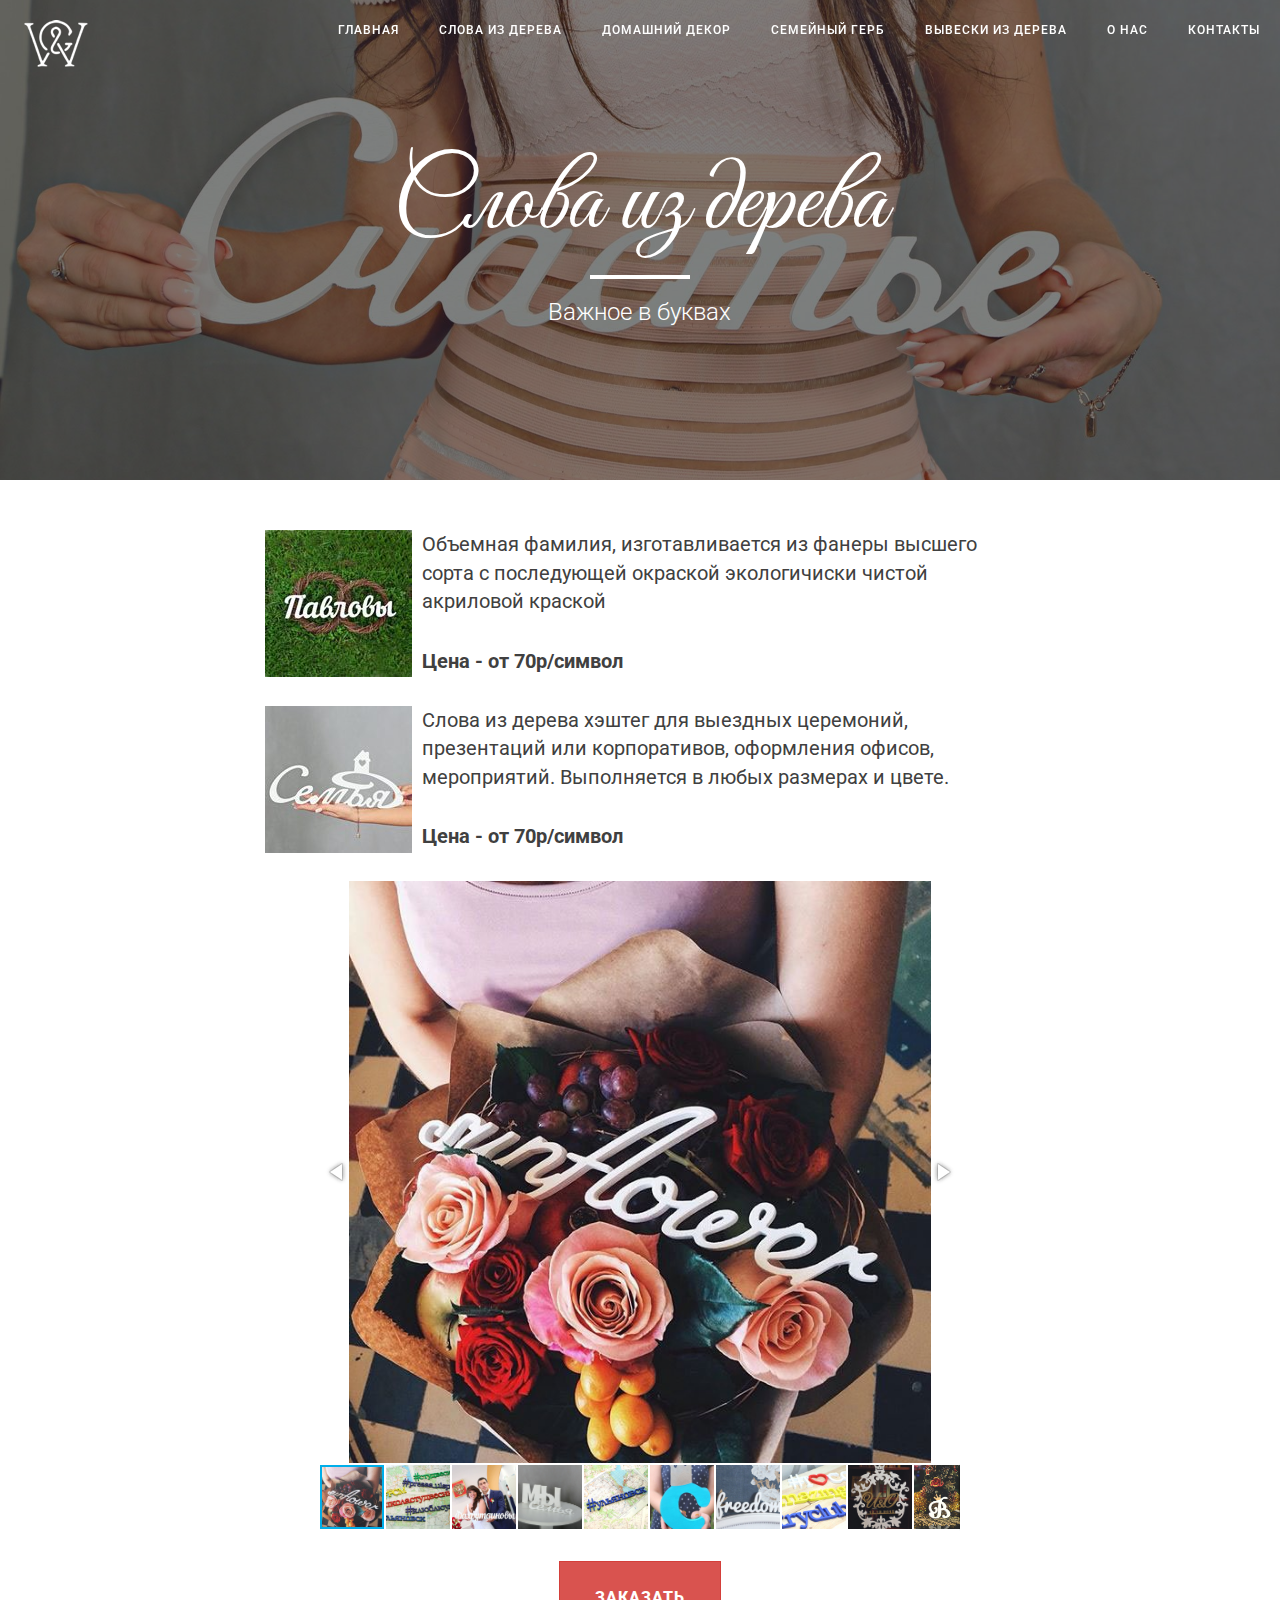
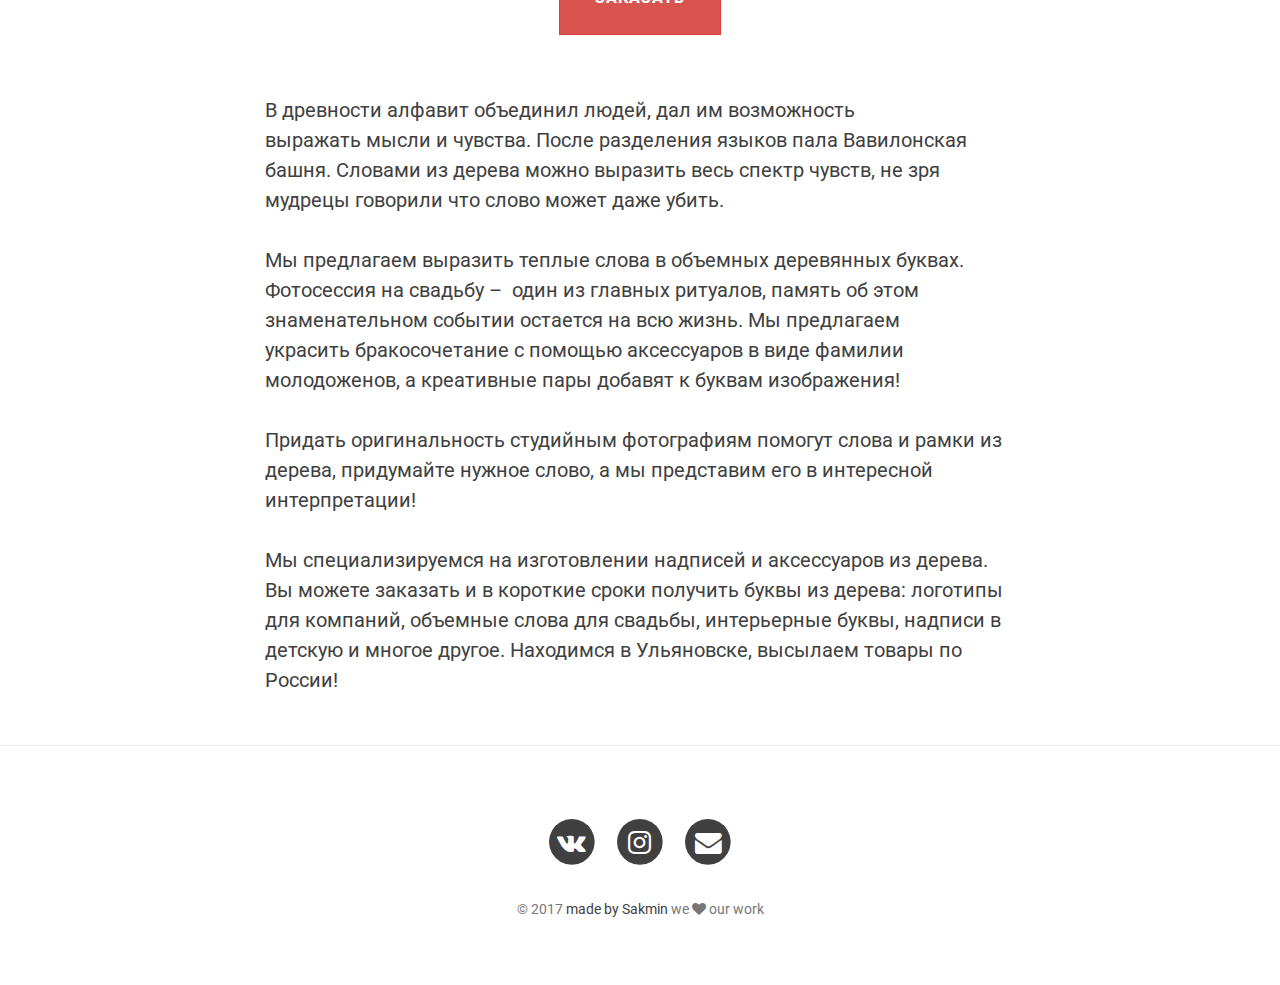
<file: letters.html>
<!DOCTYPE html>
<html lang="ru">
<head>
    <meta charset="utf-8">
    <meta http-equiv="X-UA-Compatible" content="IE=edge">
    <meta name="viewport" content="width=device-width, initial-scale=1">
    <meta name="description" content="Буквы из дерева Ульяновск. Буквы для свадьбы. Интерьерные надписи. Любой шрифт. Доставка по России.">
    <meta name="keywords" content="буквы из дерева купить слова свадьба декор для детей домашний Ульяновск на заказ интерьерные надписи">
    <meta name="author" content="Woody goody">
    <link rel="shortcut icon" href="http://woodygoody.ru/favicon.png" type="image/png">

    <link rel="apple-touch-icon" sizes="57x57" href="icon/apple-touch-icon-57x57.png">
    <link rel="apple-touch-icon" sizes="60x60" href="icon/apple-touch-icon-60x60.png">
    <link rel="apple-touch-icon" sizes="72x72" href="icon/apple-touch-icon-72x72.png">
    <link rel="apple-touch-icon" sizes="76x76" href="icon/apple-touch-icon-76x76.png">
    <link rel="apple-touch-icon" sizes="114x114" href="icon/apple-touch-icon-114x114.png">
    <link rel="apple-touch-icon" sizes="120x120" href="icon/apple-touch-icon-120x120.png">
    <link rel="apple-touch-icon" sizes="144x144" href="icon/apple-touch-icon-144x144.png">
    <link rel="apple-touch-icon" sizes="152x152" href="icon/apple-touch-icon-152x152.png">
    <link rel="apple-touch-icon" sizes="180x180" href="icon/apple-touch-icon-180x180.png">
    <link rel="icon" type="image/png" href="icon/favicon-32x32.png" sizes="32x32">
    <link rel="icon" type="image/png" href="icon/android-chrome-192x192.png" sizes="192x192">
    <link rel="icon" type="image/png" href="icon/favicon-96x96.png" sizes="96x96">
    <link rel="icon" type="image/png" href="icon/favicon-16x16.png" sizes="16x16">
    <link rel="manifest" href="icon/manifest.json">
    <meta name="msapplication-TileColor" content="#2d89ef">
    <meta name="msapplication-TileImage" content="/mstile-144x144.png">
    <meta name="theme-color" content="#ffffff">

    <title>Слова из дерева, буквы из дерева и надписи купить в Ульяновске</title>

    <!-- HTML5 Shim and Respond.js IE8 support of HTML5 elements and media queries -->
    <!-- WARNING: Respond.js doesn't work if you view the page via file:// -->
    <!--[if lt IE 9]>
        <script src="https://oss.maxcdn.com/libs/html5shiv/3.7.0/html5shiv.js"></script>
        <script src="https://oss.maxcdn.com/libs/respond.js/1.4.2/respond.min.js"></script>
    <![endif]-->

</head>

<body>

    <!-- Navigation -->
    <nav class="navbar navbar-default navbar-custom navbar-fixed-top">
        <div class="container-fluid">
            <!-- Brand and toggle get grouped for better mobile display -->
            <div class="navbar-header page-scroll">
                <button type="button" class="navbar-toggle" data-toggle="collapse" data-target="#bs-example-navbar-collapse-1">
                    <span class="sr-only">Toggle navigation</span>
                    <span class="icon-bar"></span>
                    <span class="icon-bar"></span>
                    <span class="icon-bar"></span>
                </button>
                <div>
                    <a class="navbar-brand" href="index.html"><img src="img/logo.png" style="cursor: pointer" alt="company_logo"></a>
                </div>
            </div>

            <!-- Collect the nav links, forms, and other content for toggling -->
            <div class="collapse navbar-collapse" id="bs-example-navbar-collapse-1">
                <ul class="nav navbar-nav navbar-right">
                    <li>
                        <a href="index.html">Главная</a>
                    </li>
                    <li>
                        <a href="letters.html">Слова из дерева</a>
                    </li>
                    <li>
                        <a href="decor.html">Домашний декор</a>
                    </li>
                    <li>
                        <a href="blazon.html">Семейный герб</a>
                    </li>
                    <li>
                        <a href="nameplate.html">Вывески из дерева</a>
                    </li>
                    <li>
                        <a href="about.html">О нас</a>
                    </li>
                    <li>
                        <a href="contact.html">Контакты</a>
                    </li>
                </ul>
            </div>
            <!-- /.navbar-collapse -->
        </div>
        <!-- /.container -->
    </nav>

    <!-- Page Header -->
    <!-- Set your background image for this header on the line below. -->
    <header class="intro-header" style="background-image: url('img/book_1920.jpg')">
        <div class="container overlay">
            <div class="row">
                <div class="col-lg-8 col-lg-offset-2 col-md-10 col-md-offset-1">
                    <div class="page-heading">
                        <h1>Слова из дерева</h1>
                        <hr class="small">
                        <span class="subheading">Важное в буквах</span>
                    </div>
                </div>
            </div>
        </div>
    </header>


    <!-- Main Content -->
    <div class="container">
        <div class="row">
            <div class="col-lg-8 col-lg-offset-2 col-md-10 col-md-offset-1">
                <img src="img/book_147_1.jpg" alt="надписи для свадьбы" style="height: 147px; float: left; margin-right: 10px">Объемная фамилия, изготавливается из фанеры высшего сорта с последующей окраской экологичиски чистой акриловой краской
                    <p>
                        <b>Цена - от 70р/символ</b>
                    </p>
                <img src="img/book_147_2.jpg" alt="надписи для свадьбы" style="height: 147px; float: left; margin-right: 10px">Слова из дерева хэштег для  выездных церемоний, презентаций или корпоративов, оформления офисов, мероприятий. Выполняется в любых размерах и цвете.
                    <p>
                        <b>Цена - от 70р/символ</b>
                    </p>
            </div>
        </div>
    </div>

    <div class="slider_container">
        <div class="fotorama"
             data-nav="thumbs"
             data-loop="true"
             data-autoplay="3000"
             data-maxheight="70%"
             data-keyboard="true"
             data-arrows="true"
             data-click="true"
             data-swipe="true">
            <img src="img/book_1.jpg" alt="слова из дерева">
            <img src="img/book_2.jpg" alt="буквы для свадьбы">
            <img src="img/book_3.jpg" alt="надписи для свадьбы">
            <img src="img/book_4.jpg" alt="надписи из дерева">
            <img src="img/book_5.jpg" alt="буквы из дерева">
            <img src="img/book_6.jpg" alt="буквы для свадьбы">
            <img src="img/book_7.jpg" alt="буквы из дерева на заказ">
            <img src="img/book_8.jpg" alt="надписи для свадьбы">
            <img src="img/book_9.jpg" alt="слова для свадьбы">
            <img src="img/book_10.jpg" alt="буквы из дерева на заказ">
            <img src="img/book_11.jpg" alt="надписи для свадьбы">
            <img src="img/book_12.jpg" alt="деревянные надписи">
            <img src="img/book_13.jpg" alt="буквы для свадьбы">
            <img src="img/book_14.jpg" alt="буквы для свадьбы">
            <img src="img/book_15.jpg" alt="буквы для свадьбы">
            <img src="img/book_16.jpg" alt="надписи для свадьбы">
            <img src="img/book_17.jpg" alt="деревянные надписи">
            <img src="img/book_18.jpg" alt="буквы для свадьбы">
            <img src="img/book_19.jpg" alt="буквы для свадьбы">
        </div>
    </div>

    <div class="container">
        <div class="text-center">
            <p>
                <a href="contact.html"><button type="button" class="btn btn-danger btn-lg">Заказать</button></a>
             </p>
        </div>
    </div>

    <div class="container">
        <div class="row">
            <div class="col-lg-8 col-lg-offset-2 col-md-10 col-md-offset-1">
                <p>
                    В древности алфавит объединил людей, дал им возможность выражать мысли и чувства. После разделения языков пала Вавилонская башня. Словами из дерева можно выразить весь спектр чувств, не зря мудрецы говорили что слово может даже убить.
                </p>

                <p>
                    Мы предлагаем выразить теплые слова в объемных деревянных буквах.
                    Фотосессия на свадьбу –  один из главных ритуалов, память об этом знаменательном событии остается на всю жизнь. Мы предлагаем украсить бракосочетание с помощью аксессуаров в виде фамилии молодоженов, а креативные пары добавят к буквам изображения!
                </p>

                <p>
                    Придать оригинальность студийным фотографиям помогут слова и рамки из дерева, придумайте нужное слово, а мы представим его в интересной интерпретации!
                </p>
                <p>
                    Мы специализируемся на изготовлении надписей и аксессуаров из дерева. Вы можете заказать и в короткие сроки получить буквы из дерева: логотипы для компаний, объемные слова для свадьбы, интерьерные буквы, надписи в детскую и многое другое.
                    Находимся в Ульяновске, высылаем товары по России!
                </p>
            </div>
        </div>
    </div>

    <hr>
    <!-- Footer -->
    <footer>
        <div class="container">
            <div class="row">
                <div class="col-lg-8 col-lg-offset-2 col-md-10 col-md-offset-1">
                    <ul class="list-inline text-center">
                        <li>
                            <a href="https://www.vk.com/woodygoody">
                                <span class="fa-stack fa-lg">
                                    <i class="fa fa-circle fa-stack-2x"></i>
                                    <i class="fa fa-vk fa-stack-1x fa-inverse"></i>
                                </span>
                            </a>
                        </li>
                        <li>
                            <a href="https://www.instagram.com/woodygoodyru">
                                <span class="fa-stack fa-lg">
                                    <i class="fa fa-circle fa-stack-2x"></i>
                                    <i class="fa fa-instagram fa-stack-1x fa-inverse"></i>
                                </span>
                            </a>
                        </li>

                        <li>
                            <a href="mailto:hello@woodygoody.ru">
                                <span class="fa-stack fa-lg">
                                    <i class="fa fa-circle fa-stack-2x"></i>
                                    <i class="fa fa-envelope fa-stack-1x fa-inverse"></i>
                                </span>
                            </a>
                        </li>
                    </ul>
                    <p class="copyright text-muted">&copy; 2017 <a class="underline_none" href="https://vk.com/id3468982">made by Sakmin</a>
                        we <i class="fa fa-heart"></i> our work</p>
                </div>
            </div>
        </div>
    </footer>

    <!-- Bootstrap Core CSS -->
    <link href="css/bootstrap.min.css" rel="stylesheet">

    <!-- Custom CSS -->
    <link href="css/small-business.css" rel="stylesheet">

    <!-- Fotorama CSS-->
    <link href="css/fotorama.css" rel="stylesheet">

    <!-- Custom Fonts -->
    <link href="http://maxcdn.bootstrapcdn.com/font-awesome/4.1.0/css/font-awesome.min.css" rel="stylesheet" type="text/css">
    <link href='http://fonts.googleapis.com/css?family=Great+Vibes' rel='stylesheet' type='text/css'>
    <link href='http://fonts.googleapis.com/css?family=Roboto:400,300,100,500,700,900' rel='stylesheet' type='text/css'>

    <!-- jQuery -->
    <script src="js/jquery.js"></script>

    <script>
        (function(i,s,o,g,r,a,m){i['GoogleAnalyticsObject']=r;i[r]=i[r]||function(){
                    (i[r].q=i[r].q||[]).push(arguments)},i[r].l=1*new Date();a=s.createElement(o),
                m=s.getElementsByTagName(o)[0];a.async=1;a.src=g;m.parentNode.insertBefore(a,m)
        })(window,document,'script','//www.google-analytics.com/analytics.js','ga');

        ga('create', 'UA-66291834-2', 'auto');
        ga('send', 'pageview');

    </script>

    <!-- Yandex.Metrika counter -->
    <script type="text/javascript">
        (function (d, w, c) {
            (w[c] = w[c] || []).push(function() {
                try {
                    w.yaCounter32345480 = new Ya.Metrika({
                        id:32345480,
                        clickmap:true,
                        trackLinks:true,
                        accurateTrackBounce:true,
                        webvisor:true,
                        trackHash:true
                    });
                } catch(e) { }
            });

            var n = d.getElementsByTagName("script")[0],
                    s = d.createElement("script"),
                    f = function () { n.parentNode.insertBefore(s, n); };
            s.type = "text/javascript";
            s.async = true;
            s.src = "https://mc.yandex.ru/metrika/watch.js";

            if (w.opera == "[object Opera]") {
                d.addEventListener("DOMContentLoaded", f, false);
            } else { f(); }
        })(document, window, "yandex_metrika_callbacks");
    </script>
    <noscript><div><img src="https://mc.yandex.ru/watch/32345480" style="position:absolute; left:-9999px;" alt="" /></div></noscript>
    <!-- /Yandex.Metrika counter -->


    <!-- Fotorama -->
    <script src="js/fotorama.js"></script>

    <!-- Bootstrap Core JavaScript -->
    <script src="js/bootstrap.min.js"></script>

    <!-- Custom Theme JavaScript -->
    <script src="js/small-business.min.js"></script>

    <!-- Smooth Scroll -->
    <script src="js/SmoothScroll.js"></script>

    <!--vk script-->
    <script type="text/javascript" src="//vk.com/js/api/openapi.js?146"></script>

    <!-- VK Widget -->
    <div id="vk_community_messages"></div>
    <script type="text/javascript">
        VK.Widgets.CommunityMessages("vk_community_messages", 96858670, {expandTimeout: "50000",disableExpandChatSound: "1",disableNewMessagesSound: "1",tooltipButtonText: "Есть вопрос?"});
    </script>

</body>

</html>
</file>
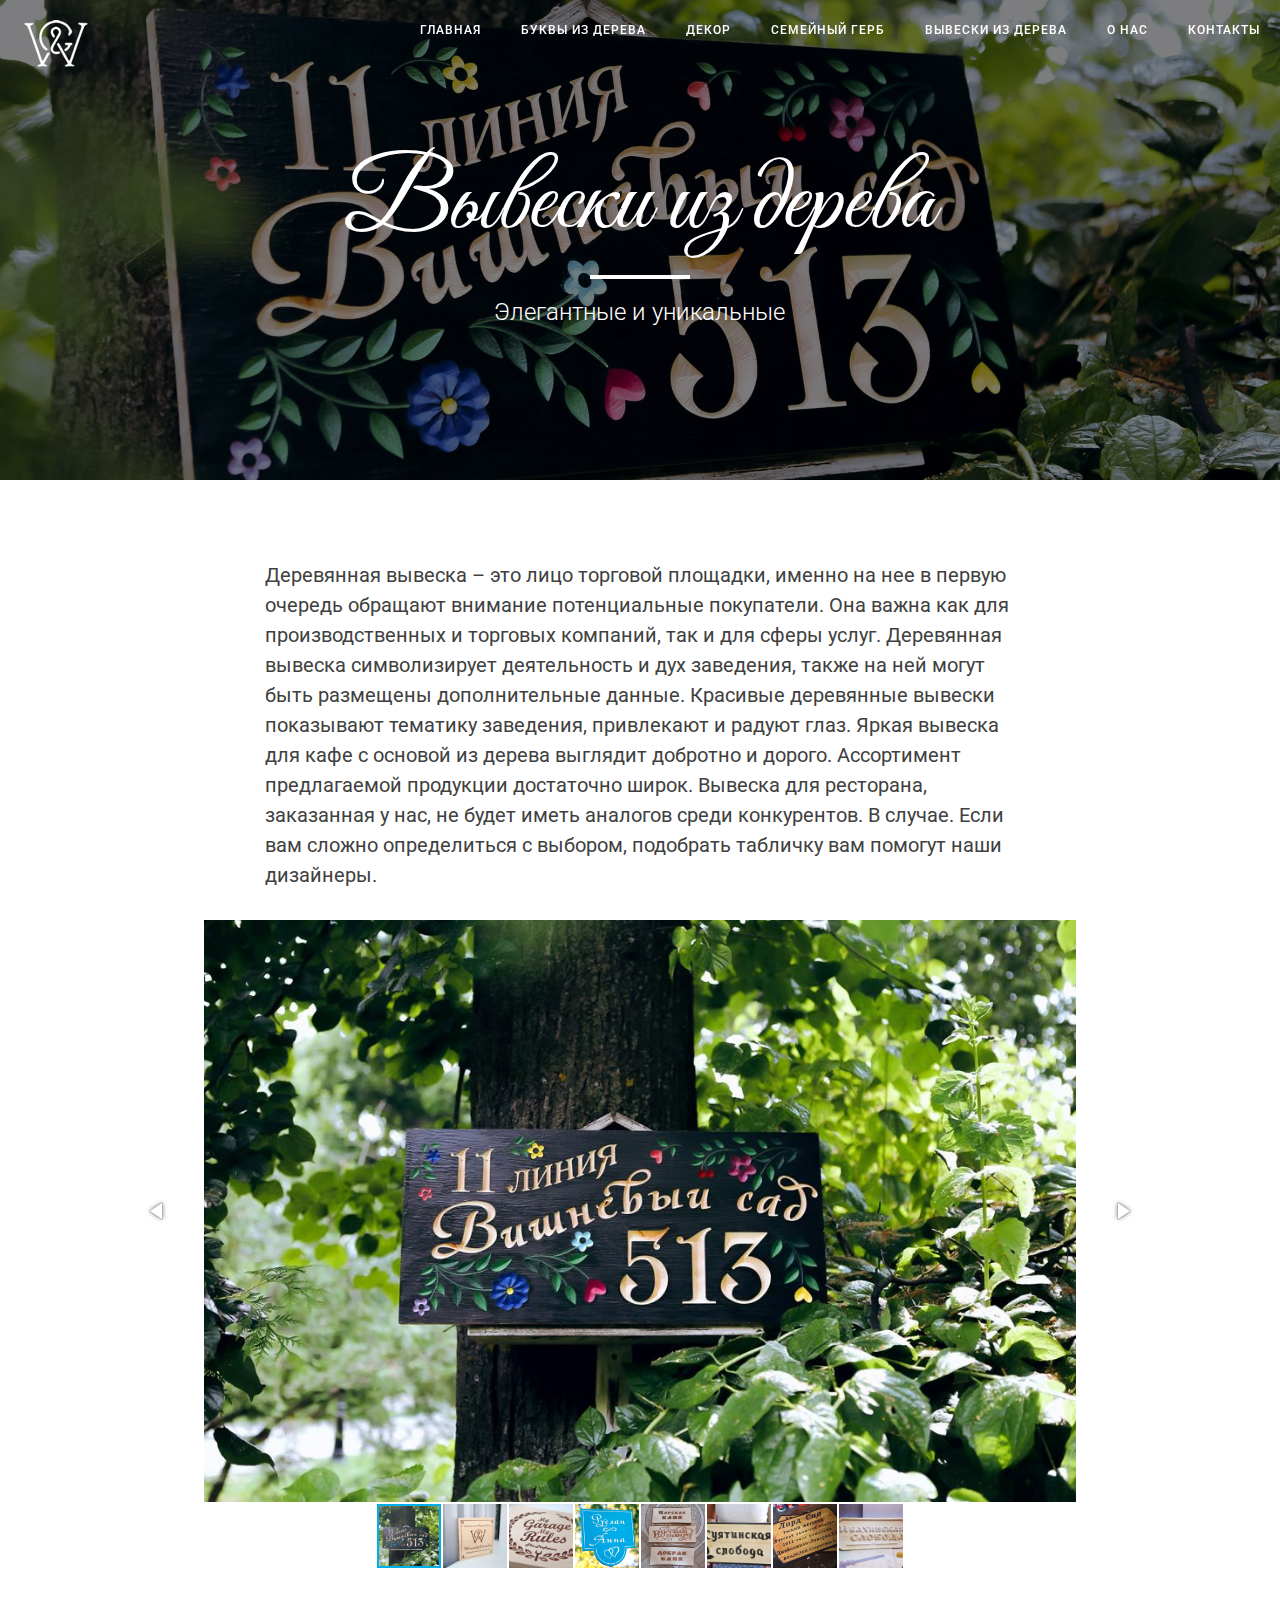
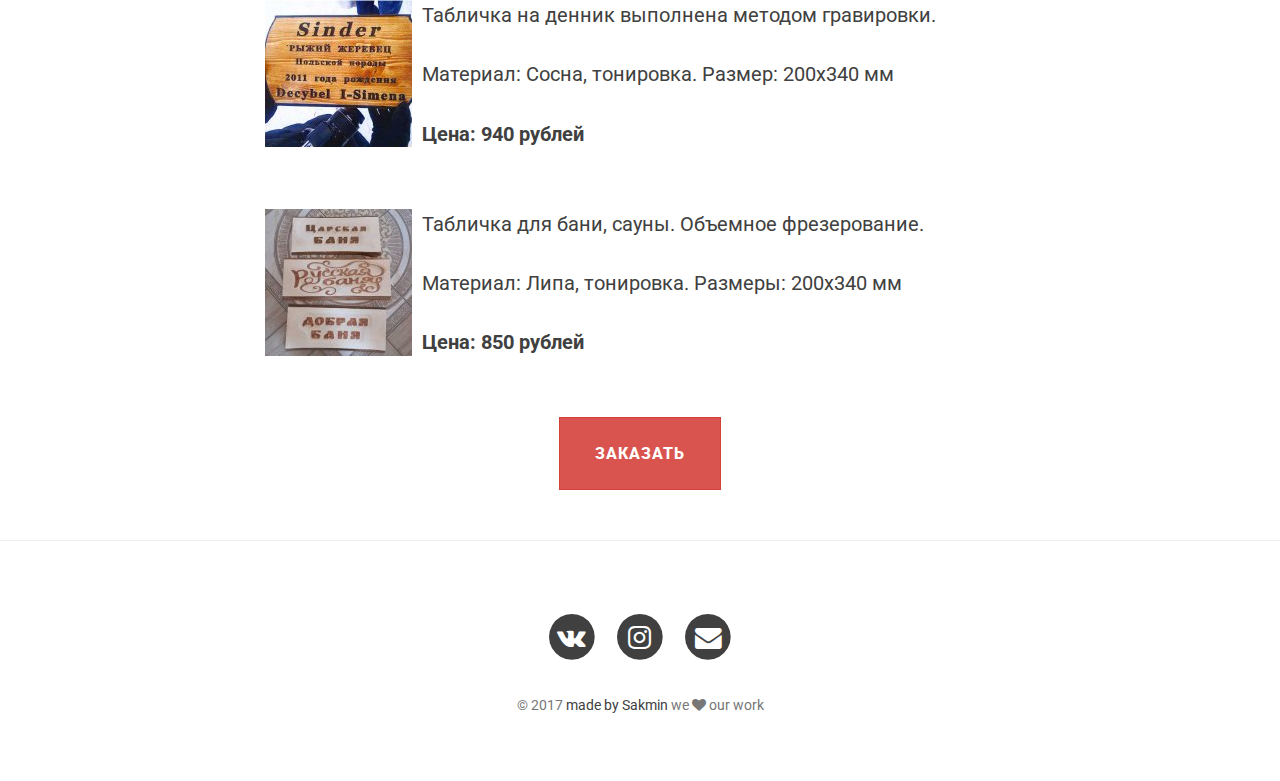
<file: nameplate.html>
<!DOCTYPE html>
<html lang="ru">
<head>
    <meta charset="utf-8">
    <meta http-equiv="X-UA-Compatible" content="IE=edge">
    <meta name="viewport" content="width=device-width, initial-scale=1">
    <meta name="description" content="Вывески и таблички из дерева в Ульяновске. Уникальный и продуманный стиль. Купить вывеску из дерева">
    <meta name="keywords" content="вывески таблички Ульяновск купить под заказ Woody goody товары из дерева">
    <meta name="author" content="Woody goody">
    <link rel="shortcut icon" href="http://woodygoody.ru/favicon.png" type="image/png">

    <link rel="apple-touch-icon" sizes="57x57" href="icon/apple-touch-icon-57x57.png">
    <link rel="apple-touch-icon" sizes="60x60" href="icon/apple-touch-icon-60x60.png">
    <link rel="apple-touch-icon" sizes="72x72" href="icon/apple-touch-icon-72x72.png">
    <link rel="apple-touch-icon" sizes="76x76" href="icon/apple-touch-icon-76x76.png">
    <link rel="apple-touch-icon" sizes="114x114" href="icon/apple-touch-icon-114x114.png">
    <link rel="apple-touch-icon" sizes="120x120" href="icon/apple-touch-icon-120x120.png">
    <link rel="apple-touch-icon" sizes="144x144" href="icon/apple-touch-icon-144x144.png">
    <link rel="apple-touch-icon" sizes="152x152" href="icon/apple-touch-icon-152x152.png">
    <link rel="apple-touch-icon" sizes="180x180" href="icon/apple-touch-icon-180x180.png">
    <link rel="icon" type="image/png" href="icon/favicon-32x32.png" sizes="32x32">
    <link rel="icon" type="image/png" href="icon/android-chrome-192x192.png" sizes="192x192">
    <link rel="icon" type="image/png" href="icon/favicon-96x96.png" sizes="96x96">
    <link rel="icon" type="image/png" href="icon/favicon-16x16.png" sizes="16x16">
    <link rel="manifest" href="icon/manifest.json">
    <meta name="msapplication-TileColor" content="#2d89ef">
    <meta name="msapplication-TileImage" content="/mstile-144x144.png">
    <meta name="theme-color" content="#ffffff">

    <title>Вывески из дерева купить Ульяновск - Woody Goody</title>

    <!-- HTML5 Shim and Respond.js IE8 support of HTML5 elements and media queries -->
    <!-- WARNING: Respond.js doesn't work if you view the page via file:// -->
    <!--[if lt IE 9]>
        <script src="https://oss.maxcdn.com/libs/html5shiv/3.7.0/html5shiv.js"></script>
        <script src="https://oss.maxcdn.com/libs/respond.js/1.4.2/respond.min.js"></script>
    <![endif]-->

</head>

<body>

    <!-- Navigation -->
    <nav class="navbar navbar-default navbar-custom navbar-fixed-top">
        <div class="container-fluid">
            <!-- Brand and toggle get grouped for better mobile display -->
            <div class="navbar-header page-scroll">
                <button type="button" class="navbar-toggle" data-toggle="collapse" data-target="#bs-example-navbar-collapse-1">
                    <span class="sr-only">Toggle navigation</span>
                    <span class="icon-bar"></span>
                    <span class="icon-bar"></span>
                    <span class="icon-bar"></span>
                </button>
                <div>
                    <a class="navbar-brand" href="index.html"><img src="img/logo.png" style="cursor: pointer" alt="company_logo"></a>
                </div>
            </div>

            <!-- Collect the nav links, forms, and other content for toggling -->
            <div class="collapse navbar-collapse" id="bs-example-navbar-collapse-1">
                <ul class="nav navbar-nav navbar-right">
                    <li>
                        <a href="index.html">Главная</a>
                    </li>
                    <li>
                        <a href="letters.html">Буквы из дерева</a>
                    </li>
                    <li>
                        <a href="decor.html">Декор</a>
                    </li>
                    <li>
                        <a href="blazon.html">Семейный герб</a>
                    </li>
                    <li>
                        <a href="nameplate.html">Вывески из дерева</a>
                    </li>
                    <li>
                        <a href="about.html">О нас</a>
                    </li>
                    <li>
                        <a href="contact.html">Контакты</a>
                    </li>
                </ul>
            </div>
            <!-- /.navbar-collapse -->
        </div>
        <!-- /.container -->
    </nav>

    <!-- Page Header -->
    <!-- Set your background image for this header on the line below. -->
    <header class="intro-header" style="background-image: url('img/plate_1920.jpg')">
        <div class="container overlay">
            <div class="row">
                <div class="col-lg-8 col-lg-offset-2 col-md-10 col-md-offset-1">
                    <div class="page-heading">
                        <h1>Вывески из дерева</h1>
                        <hr class="small">
                        <span class="subheading">Элегантные и уникальные</span>
                    </div>
                </div>
            </div>
        </div>
    </header>

    <!-- Main Content -->
    <div class="container">
        <div class="row">
            <div class="col-lg-8 col-lg-offset-2 col-md-10 col-md-offset-1">
                <p>
                    Деревянная вывеска – это лицо торговой площадки, именно на нее в первую очередь обращают внимание потенциальные покупатели. Она важна как для производственных и торговых компаний, так и для сферы услуг. Деревянная вывеска символизирует деятельность и дух заведения, также на ней могут быть размещены дополнительные данные.

                    Красивые деревянные вывески показывают тематику заведения, привлекают и радуют глаз. Яркая вывеска для кафе с основой из дерева выглядит добротно и дорого. Ассортимент предлагаемой продукции достаточно широк.
                    Вывеска для ресторана, заказанная у нас, не будет иметь аналогов среди конкурентов. В случае. Если вам сложно определиться с выбором, подобрать табличку вам помогут наши дизайнеры.
                </p>
            </div>
        </div>
    </div>


    <div class="slider_container">
        <div class="fotorama"
             data-nav="thumbs"
             data-loop="true"
             data-autoplay="3000"
             data-maxheight="70%"
             data-keyboard="true"
             data-arrows="true"
             data-click="true"
             data-swipe="true">
            <img src="img/plate_1.jpg" alt="деревянные вывески">
            <img src="img/plate_2.jpg" alt="таблички из дерева">
            <img src="img/plate_3.jpg" alt="деревянные таблички">
            <img src="img/plate_4.jpg" alt="вывески из дерева">
            <img src="img/plate_5.jpg" alt="вывески из дерева">
            <img src="img/plate_6.jpg" alt="вывески из дерева">
            <img src="img/plate_7.jpg" alt="деревянные вывески">
            <img src="img/plate_8.jpg" alt="деревянные таблички">
        </div>
    </div>

    <div class="container">
        <div class="row">
            <div class="col-lg-8 col-lg-offset-2 col-md-10 col-md-offset-1">
                <p>
                    <img src="img/plate_147_1.jpg" alt="надписи для свадьбы" style="height: 147px; float: left; margin-right: 10px">Табличка на денник выполнена методом гравировки.
                </p>
                Материал: Сосна, тонировка.
                Размер: 200x340 мм
                <p>
                    <b>Цена: 940 рублей</b>
                </p>
            </div>
        </div>
    </div>

    <div class="container">
        <div class="row">
            <div class="col-lg-8 col-lg-offset-2 col-md-10 col-md-offset-1">
                <p>
                    <img src="img/plate_147_2.jpg" alt="надписи для свадьбы" style="height: 147px; float: left; margin-right: 10px">Табличка для бани, сауны. Объемное фрезерование.
                </p>
                Материал: Липа, тонировка.
                Размеры: 200х340 мм
                <p>
                    <b>Цена: 850 рублей</b>
                </p>
            </div>
        </div>
    </div>

    <div class="container">
        <div class="text-center">
            <p>
                <a href="contact.html"><button type="button" class="btn btn-danger btn-lg">Заказать</button></a>
            </p>
        </div>
    </div>

    <hr>

    <!-- Footer -->
    <footer>
        <div class="container">
            <div class="row">
                <div class="col-lg-8 col-lg-offset-2 col-md-10 col-md-offset-1">
                    <ul class="list-inline text-center">
                        <li>
                            <a href="https://www.vk.com/woodygoody">
                                <span class="fa-stack fa-lg">
                                    <i class="fa fa-circle fa-stack-2x"></i>
                                    <i class="fa fa-vk fa-stack-1x fa-inverse"></i>
                                </span>
                            </a>
                        </li>
                        <li>
                            <a href="https://instagram.com/woodygoodyru">
                                <span class="fa-stack fa-lg">
                                    <i class="fa fa-circle fa-stack-2x"></i>
                                    <i class="fa fa-instagram fa-stack-1x fa-inverse"></i>
                                </span>
                            </a>
                        </li>

                        <li>
                            <a href="mailto:hello@woodygoody.ru">
                                <span class="fa-stack fa-lg">
                                    <i class="fa fa-circle fa-stack-2x"></i>
                                    <i class="fa fa-envelope fa-stack-1x fa-inverse"></i>
                                </span>
                            </a>
                        </li>
                    </ul>
                    <p class="copyright text-muted">&copy; 2017 <a class="underline_none" href="https://vk.com/id3468982">made by Sakmin</a>
                        we <i class="fa fa-heart"></i> our work</p>
                </div>
            </div>
        </div>
    </footer>

    <!-- Bootstrap Core CSS -->
    <link href="css/bootstrap.min.css" rel="stylesheet">

    <!-- Custom CSS -->
    <link href="css/small-business.css" rel="stylesheet">

    <!-- Fotorama CSS-->
    <link href="css/fotorama.css" rel="stylesheet">

    <!-- Custom Fonts -->
    <link href="http://maxcdn.bootstrapcdn.com/font-awesome/4.1.0/css/font-awesome.min.css" rel="stylesheet" type="text/css">
    <link href='http://fonts.googleapis.com/css?family=Great+Vibes' rel='stylesheet' type='text/css'>
    <link href='http://fonts.googleapis.com/css?family=Roboto:400,300,100,500,700,900' rel='stylesheet' type='text/css'>

    <!-- jQuery -->
    <script src="js/jquery.js"></script>

    <script>
        (function(i,s,o,g,r,a,m){i['GoogleAnalyticsObject']=r;i[r]=i[r]||function(){
                    (i[r].q=i[r].q||[]).push(arguments)},i[r].l=1*new Date();a=s.createElement(o),
                m=s.getElementsByTagName(o)[0];a.async=1;a.src=g;m.parentNode.insertBefore(a,m)
        })(window,document,'script','//www.google-analytics.com/analytics.js','ga');

        ga('create', 'UA-66291834-2', 'auto');
        ga('send', 'pageview');

    </script>

    <!-- Yandex.Metrika counter -->
    <script type="text/javascript">
        (function (d, w, c) {
            (w[c] = w[c] || []).push(function() {
                try {
                    w.yaCounter32345480 = new Ya.Metrika({
                        id:32345480,
                        clickmap:true,
                        trackLinks:true,
                        accurateTrackBounce:true,
                        webvisor:true,
                        trackHash:true
                    });
                } catch(e) { }
            });

            var n = d.getElementsByTagName("script")[0],
                    s = d.createElement("script"),
                    f = function () { n.parentNode.insertBefore(s, n); };
            s.type = "text/javascript";
            s.async = true;
            s.src = "https://mc.yandex.ru/metrika/watch.js";

            if (w.opera == "[object Opera]") {
                d.addEventListener("DOMContentLoaded", f, false);
            } else { f(); }
        })(document, window, "yandex_metrika_callbacks");
    </script>
    <noscript><div><img src="https://mc.yandex.ru/watch/32345480" style="position:absolute; left:-9999px;" alt="" /></div></noscript>
    <!-- /Yandex.Metrika counter -->

    <!-- Fotorama -->
    <script src="js/fotorama.js"></script>

    <!-- Bootstrap Core JavaScript -->
    <script src="js/bootstrap.min.js"></script>

    <!-- Custom Theme JavaScript -->
    <script src="js/small-business.min.js"></script>

    <!-- Smooth Scroll -->
    <script src="js/SmoothScroll.js"></script>

    <!--vk script-->
    <script type="text/javascript" src="//vk.com/js/api/openapi.js?146"></script>

    <!-- VK Widget -->
    <div id="vk_community_messages"></div>
    <script type="text/javascript">
        VK.Widgets.CommunityMessages("vk_community_messages", 96858670, {expandTimeout: "40000",disableExpandChatSound: "1",disableNewMessagesSound: "1",tooltipButtonText: "Есть вопрос?"});
    </script>

</body>

</html>
</file>
<file: css/fotorama.css>
/*!
 * Fotorama 4.6.4 | http://fotorama.io/license/
 */
.fotorama__arr:focus:after,.fotorama__fullscreen-icon:focus:after,.fotorama__html,.fotorama__img,.fotorama__nav__frame:focus .fotorama__dot:after,.fotorama__nav__frame:focus .fotorama__thumb:after,.fotorama__stage__frame,.fotorama__stage__shaft,.fotorama__video iframe{position:absolute;width:100%;height:100%;top:0;right:0;left:0;bottom:0}.fotorama--fullscreen,.fotorama__img{max-width:99999px!important;max-height:99999px!important;min-width:0!important;min-height:0!important;border-radius:0!important;box-shadow:none!important;padding:0!important}.fotorama__wrap .fotorama__grab{cursor:move;cursor:-webkit-grab;cursor:-o-grab;cursor:-ms-grab;cursor:grab}.fotorama__grabbing *{cursor:move;cursor:-webkit-grabbing;cursor:-o-grabbing;cursor:-ms-grabbing;cursor:grabbing}.fotorama__spinner{position:absolute!important;top:50%!important;left:50%!important}.fotorama__wrap--css3 .fotorama__arr,.fotorama__wrap--css3 .fotorama__fullscreen-icon,.fotorama__wrap--css3 .fotorama__nav__shaft,.fotorama__wrap--css3 .fotorama__stage__shaft,.fotorama__wrap--css3 .fotorama__thumb-border,.fotorama__wrap--css3 .fotorama__video-close,.fotorama__wrap--css3 .fotorama__video-play{-webkit-transform:translate3d(0,0,0);transform:translate3d(0,0,0)}.fotorama__caption,.fotorama__nav:after,.fotorama__nav:before,.fotorama__stage:after,.fotorama__stage:before,.fotorama__wrap--css3 .fotorama__html,.fotorama__wrap--css3 .fotorama__nav,.fotorama__wrap--css3 .fotorama__spinner,.fotorama__wrap--css3 .fotorama__stage,.fotorama__wrap--css3 .fotorama__stage .fotorama__img,.fotorama__wrap--css3 .fotorama__stage__frame{-webkit-transform:translateZ(0);transform:translateZ(0)}.fotorama__arr:focus,.fotorama__fullscreen-icon:focus,.fotorama__nav__frame{outline:0}.fotorama__arr:focus:after,.fotorama__fullscreen-icon:focus:after,.fotorama__nav__frame:focus .fotorama__dot:after,.fotorama__nav__frame:focus .fotorama__thumb:after{content:'';border-radius:inherit;background-color:rgba(0,175,234,.5)}.fotorama__wrap--video .fotorama__stage,.fotorama__wrap--video .fotorama__stage__frame--video,.fotorama__wrap--video .fotorama__stage__frame--video .fotorama__html,.fotorama__wrap--video .fotorama__stage__frame--video .fotorama__img,.fotorama__wrap--video .fotorama__stage__shaft{-webkit-transform:none!important;transform:none!important}.fotorama__wrap--css3 .fotorama__nav__shaft,.fotorama__wrap--css3 .fotorama__stage__shaft,.fotorama__wrap--css3 .fotorama__thumb-border{transition-property:-webkit-transform,width;transition-property:transform,width;transition-timing-function:cubic-bezier(0.1,0,.25,1);transition-duration:0ms}.fotorama__arr,.fotorama__fullscreen-icon,.fotorama__no-select,.fotorama__video-close,.fotorama__video-play,.fotorama__wrap{-webkit-user-select:none;-moz-user-select:none;-ms-user-select:none;user-select:none}.fotorama__select{-webkit-user-select:text;-moz-user-select:text;-ms-user-select:text;user-select:text}.fotorama__nav,.fotorama__nav__frame{margin:auto;padding:0}.fotorama__caption__wrap,.fotorama__nav__frame,.fotorama__nav__shaft{-moz-box-orient:vertical;display:inline-block;vertical-align:middle;*display:inline;*zoom:1}.fotorama__nav__frame,.fotorama__thumb-border{box-sizing:content-box}.fotorama__caption__wrap{box-sizing:border-box}.fotorama--hidden,.fotorama__load{position:absolute;left:-99999px;top:-99999px;z-index:-1}.fotorama__arr,.fotorama__fullscreen-icon,.fotorama__nav,.fotorama__nav__frame,.fotorama__nav__shaft,.fotorama__stage__frame,.fotorama__stage__shaft,.fotorama__video-close,.fotorama__video-play{-webkit-tap-highlight-color:transparent}.fotorama__arr,.fotorama__fullscreen-icon,.fotorama__video-close,.fotorama__video-play{background:url(fotorama.png) no-repeat}@media (-webkit-min-device-pixel-ratio:1.5),(min-resolution:2dppx){.fotorama__arr,.fotorama__fullscreen-icon,.fotorama__video-close,.fotorama__video-play{background:url(fotorama@2x.png) 0 0/96px 160px no-repeat}}.fotorama__thumb{background-color:#7f7f7f;background-color:rgba(127,127,127,.2)}@media print{.fotorama__arr,.fotorama__fullscreen-icon,.fotorama__thumb-border,.fotorama__video-close,.fotorama__video-play{background:none!important}}.fotorama{min-width:1px;overflow:hidden}.fotorama:not(.fotorama--unobtrusive)>*:not(:first-child){display:none}.fullscreen{width:100%!important;height:100%!important;max-width:100%!important;max-height:100%!important;margin:0!important;padding:0!important;overflow:hidden!important;background:#000}.fotorama--fullscreen{position:absolute!important;top:0!important;left:0!important;right:0!important;bottom:0!important;float:none!important;z-index:2147483647!important;background:#000;width:100%!important;height:100%!important;margin:0!important}.fotorama--fullscreen .fotorama__nav,.fotorama--fullscreen .fotorama__stage{background:#000}.fotorama__wrap{-webkit-text-size-adjust:100%;position:relative;direction:ltr;z-index:0}.fotorama__wrap--rtl .fotorama__stage__frame{direction:rtl}.fotorama__nav,.fotorama__stage{overflow:hidden;position:relative;max-width:100%}.fotorama__wrap--pan-y{-ms-touch-action:pan-y}.fotorama__wrap .fotorama__pointer{cursor:pointer}.fotorama__wrap--slide .fotorama__stage__frame{opacity:1!important}.fotorama__stage__frame{overflow:hidden}.fotorama__stage__frame.fotorama__active{z-index:8}.fotorama__wrap--fade .fotorama__stage__frame{display:none}.fotorama__wrap--fade .fotorama__fade-front,.fotorama__wrap--fade .fotorama__fade-rear,.fotorama__wrap--fade .fotorama__stage__frame.fotorama__active{display:block;left:0;top:0}.fotorama__wrap--fade .fotorama__fade-front{z-index:8}.fotorama__wrap--fade .fotorama__fade-rear{z-index:7}.fotorama__wrap--fade .fotorama__fade-rear.fotorama__active{z-index:9}.fotorama__wrap--fade .fotorama__stage .fotorama__shadow{display:none}.fotorama__img{-ms-filter:"alpha(Opacity=0)";filter:alpha(opacity=0);opacity:0;border:none!important}.fotorama__error .fotorama__img,.fotorama__loaded .fotorama__img{-ms-filter:"alpha(Opacity=100)";filter:alpha(opacity=100);opacity:1}.fotorama--fullscreen .fotorama__loaded--full .fotorama__img,.fotorama__img--full{display:none}.fotorama--fullscreen .fotorama__loaded--full .fotorama__img--full{display:block}.fotorama__wrap--only-active .fotorama__nav,.fotorama__wrap--only-active .fotorama__stage{max-width:99999px!important}.fotorama__wrap--only-active .fotorama__stage__frame{visibility:hidden}.fotorama__wrap--only-active .fotorama__stage__frame.fotorama__active{visibility:visible}.fotorama__nav{font-size:0;line-height:0;text-align:center;display:none;white-space:nowrap;z-index:5}.fotorama__nav__shaft{position:relative;left:0;top:0;text-align:left}.fotorama__nav__frame{position:relative;cursor:pointer}.fotorama__nav--dots{display:block}.fotorama__nav--dots .fotorama__nav__frame{width:18px;height:30px}.fotorama__nav--dots .fotorama__nav__frame--thumb,.fotorama__nav--dots .fotorama__thumb-border{display:none}.fotorama__nav--thumbs{display:block}.fotorama__nav--thumbs .fotorama__nav__frame{padding-left:0!important}.fotorama__nav--thumbs .fotorama__nav__frame:last-child{padding-right:0!important}.fotorama__nav--thumbs .fotorama__nav__frame--dot{display:none}.fotorama__dot{display:block;width:4px;height:4px;position:relative;top:12px;left:6px;border-radius:6px;border:1px solid #7f7f7f}.fotorama__nav__frame:focus .fotorama__dot:after{padding:1px;top:-1px;left:-1px}.fotorama__nav__frame.fotorama__active .fotorama__dot{width:0;height:0;border-width:3px}.fotorama__nav__frame.fotorama__active .fotorama__dot:after{padding:3px;top:-3px;left:-3px}.fotorama__thumb{overflow:hidden;position:relative;width:100%;height:100%}.fotorama__nav__frame:focus .fotorama__thumb{z-index:2}.fotorama__thumb-border{position:absolute;z-index:9;top:0;left:0;border-style:solid;border-color:#00afea;background-image:linear-gradient(to bottom right,rgba(255,255,255,.25),rgba(64,64,64,.1))}.fotorama__caption{position:absolute;z-index:12;bottom:0;left:0;right:0;font-family:'Helvetica Neue',Arial,sans-serif;font-size:14px;line-height:1.5;color:#000}.fotorama__caption a{text-decoration:none;color:#000;border-bottom:1px solid;border-color:rgba(0,0,0,.5)}.fotorama__caption a:hover{color:#333;border-color:rgba(51,51,51,.5)}.fotorama__wrap--rtl .fotorama__caption{left:auto;right:0}.fotorama__wrap--no-captions .fotorama__caption,.fotorama__wrap--video .fotorama__caption{display:none}.fotorama__caption__wrap{background-color:#fff;background-color:rgba(255,255,255,.9);padding:5px 10px}@-webkit-keyframes spinner{0%{-webkit-transform:rotate(0);transform:rotate(0)}100%{-webkit-transform:rotate(360deg);transform:rotate(360deg)}}@keyframes spinner{0%{-webkit-transform:rotate(0);transform:rotate(0)}100%{-webkit-transform:rotate(360deg);transform:rotate(360deg)}}.fotorama__wrap--css3 .fotorama__spinner{-webkit-animation:spinner 24s infinite linear;animation:spinner 24s infinite linear}.fotorama__wrap--css3 .fotorama__html,.fotorama__wrap--css3 .fotorama__stage .fotorama__img{transition-property:opacity;transition-timing-function:linear;transition-duration:.3s}.fotorama__wrap--video .fotorama__stage__frame--video .fotorama__html,.fotorama__wrap--video .fotorama__stage__frame--video .fotorama__img{-ms-filter:"alpha(Opacity=0)";filter:alpha(opacity=0);opacity:0}.fotorama__select{cursor:auto}.fotorama__video{top:32px;right:0;bottom:0;left:0;position:absolute;z-index:10}@-moz-document url-prefix(){.fotorama__active{box-shadow:0 0 0 transparent}}.fotorama__arr,.fotorama__fullscreen-icon,.fotorama__video-close,.fotorama__video-play{position:absolute;z-index:11;cursor:pointer}.fotorama__arr{position:absolute;width:32px;height:32px;top:50%;margin-top:-16px}.fotorama__arr--prev{left:2px;background-position:0 0}.fotorama__arr--next{right:2px;background-position:-32px 0}.fotorama__arr--disabled{pointer-events:none;cursor:default;*display:none;opacity:.1}.fotorama__fullscreen-icon{width:32px;height:32px;top:2px;right:2px;background-position:0 -32px;z-index:20}.fotorama__arr:focus,.fotorama__fullscreen-icon:focus{border-radius:50%}.fotorama--fullscreen .fotorama__fullscreen-icon{background-position:-32px -32px}.fotorama__video-play{width:96px;height:96px;left:50%;top:50%;margin-left:-48px;margin-top:-48px;background-position:0 -64px;opacity:0}.fotorama__wrap--css2 .fotorama__video-play,.fotorama__wrap--video .fotorama__stage .fotorama__video-play{display:none}.fotorama__error .fotorama__video-play,.fotorama__loaded .fotorama__video-play,.fotorama__nav__frame .fotorama__video-play{opacity:1;display:block}.fotorama__nav__frame .fotorama__video-play{width:32px;height:32px;margin-left:-16px;margin-top:-16px;background-position:-64px -32px}.fotorama__video-close{width:32px;height:32px;top:0;right:0;background-position:-64px 0;z-index:20;opacity:0}.fotorama__wrap--css2 .fotorama__video-close{display:none}.fotorama__wrap--css3 .fotorama__video-close{-webkit-transform:translate3d(32px,-32px,0);transform:translate3d(32px,-32px,0)}.fotorama__wrap--video .fotorama__video-close{display:block;opacity:1}.fotorama__wrap--css3.fotorama__wrap--video .fotorama__video-close{-webkit-transform:translate3d(0,0,0);transform:translate3d(0,0,0)}.fotorama__wrap--no-controls.fotorama__wrap--toggle-arrows .fotorama__arr,.fotorama__wrap--no-controls.fotorama__wrap--toggle-arrows .fotorama__fullscreen-icon{opacity:0}.fotorama__wrap--no-controls.fotorama__wrap--toggle-arrows .fotorama__arr:focus,.fotorama__wrap--no-controls.fotorama__wrap--toggle-arrows .fotorama__fullscreen-icon:focus{opacity:1}.fotorama__wrap--video .fotorama__arr,.fotorama__wrap--video .fotorama__fullscreen-icon{opacity:0!important}.fotorama__wrap--css2.fotorama__wrap--no-controls.fotorama__wrap--toggle-arrows .fotorama__arr,.fotorama__wrap--css2.fotorama__wrap--no-controls.fotorama__wrap--toggle-arrows .fotorama__fullscreen-icon{display:none}.fotorama__wrap--css2.fotorama__wrap--no-controls.fotorama__wrap--toggle-arrows .fotorama__arr:focus,.fotorama__wrap--css2.fotorama__wrap--no-controls.fotorama__wrap--toggle-arrows .fotorama__fullscreen-icon:focus{display:block}.fotorama__wrap--css2.fotorama__wrap--video .fotorama__arr,.fotorama__wrap--css2.fotorama__wrap--video .fotorama__fullscreen-icon{display:none!important}.fotorama__wrap--css3.fotorama__wrap--no-controls.fotorama__wrap--slide.fotorama__wrap--toggle-arrows .fotorama__fullscreen-icon:not(:focus){-webkit-transform:translate3d(32px,-32px,0);transform:translate3d(32px,-32px,0)}.fotorama__wrap--css3.fotorama__wrap--no-controls.fotorama__wrap--slide.fotorama__wrap--toggle-arrows .fotorama__arr--prev:not(:focus){-webkit-transform:translate3d(-48px,0,0);transform:translate3d(-48px,0,0)}.fotorama__wrap--css3.fotorama__wrap--no-controls.fotorama__wrap--slide.fotorama__wrap--toggle-arrows .fotorama__arr--next:not(:focus){-webkit-transform:translate3d(48px,0,0);transform:translate3d(48px,0,0)}.fotorama__wrap--css3.fotorama__wrap--video .fotorama__fullscreen-icon{-webkit-transform:translate3d(32px,-32px,0)!important;transform:translate3d(32px,-32px,0)!important}.fotorama__wrap--css3.fotorama__wrap--video .fotorama__arr--prev{-webkit-transform:translate3d(-48px,0,0)!important;transform:translate3d(-48px,0,0)!important}.fotorama__wrap--css3.fotorama__wrap--video .fotorama__arr--next{-webkit-transform:translate3d(48px,0,0)!important;transform:translate3d(48px,0,0)!important}.fotorama__wrap--css3 .fotorama__arr:not(:focus),.fotorama__wrap--css3 .fotorama__fullscreen-icon:not(:focus),.fotorama__wrap--css3 .fotorama__video-close:not(:focus),.fotorama__wrap--css3 .fotorama__video-play:not(:focus){transition-property:-webkit-transform,opacity;transition-property:transform,opacity;transition-duration:.3s}.fotorama__nav:after,.fotorama__nav:before,.fotorama__stage:after,.fotorama__stage:before{content:"";display:block;position:absolute;text-decoration:none;top:0;bottom:0;width:10px;height:auto;z-index:10;pointer-events:none;background-repeat:no-repeat;background-size:1px 100%,5px 100%}.fotorama__nav:before,.fotorama__stage:before{background-image:linear-gradient(transparent,rgba(0,0,0,.2) 25%,rgba(0,0,0,.3) 75%,transparent),radial-gradient(farthest-side at 0 50%,rgba(0,0,0,.4),transparent);background-position:0 0,0 0;left:-10px}.fotorama__nav.fotorama__shadows--left:before,.fotorama__stage.fotorama__shadows--left:before{left:0}.fotorama__nav:after,.fotorama__stage:after{background-image:linear-gradient(transparent,rgba(0,0,0,.2) 25%,rgba(0,0,0,.3) 75%,transparent),radial-gradient(farthest-side at 100% 50%,rgba(0,0,0,.4),transparent);background-position:100% 0,100% 0;right:-10px}.fotorama__nav.fotorama__shadows--right:after,.fotorama__stage.fotorama__shadows--right:after{right:0}.fotorama--fullscreen .fotorama__nav:after,.fotorama--fullscreen .fotorama__nav:before,.fotorama--fullscreen .fotorama__stage:after,.fotorama--fullscreen .fotorama__stage:before,.fotorama__wrap--fade .fotorama__stage:after,.fotorama__wrap--fade .fotorama__stage:before,.fotorama__wrap--no-shadows .fotorama__nav:after,.fotorama__wrap--no-shadows .fotorama__nav:before,.fotorama__wrap--no-shadows .fotorama__stage:after,.fotorama__wrap--no-shadows .fotorama__stage:before{display:none}
</file>
<file: css/small-business.css>
/*!
 * Small Business v1.0.0 (http://forbetterweb.com)
 * Copyright 2014 ForBetterWeb
 * Licensed under Apache 2.0 (https://github.com/IronSummitMedia/startbootstrap/blob/gh-pages/LICENSE)
 */
@font-face {
  font-family: 'Good Vibes Pro';
  src: url('../fonts/good_vibes_pro_regular.ttf')  format('truetype');
}
body {
  font-family: Roboto, sans-serif;
  font-size: 20px;
  color: #404040;
}
p {
  line-height: 1.5;
  margin: 30px 0;
}
p a {
  text-decoration: underline;
}
h1,
h2,
h3,
h4,
h5,
h6 {
  font-weight: 500;
}
a {
  color: #404040;
}
a:hover,
a:focus {
  color: #0085a1;
}
a img:hover,
a img:focus {
  cursor: zoom-in;
}
blockquote {
  color: #808080;
  font-style: italic;
}
hr.small {
  max-width: 100px;
  margin: 15px auto;
  border-width: 4px;
  border-color: white;
}
.navbar-custom {
  position: absolute;
  top: 0;
  left: 0;
  width: 100%;
  z-index: 3;
  font-family: Roboto, sans-serif;
}
.navbar-custom .navbar-brand {
  font-weight: 800;
}
.navbar-custom .nav li a {
  text-transform: uppercase;
  font-size: 12px;
  font-weight: 500;
  letter-spacing: 1px;
}
@media only screen and (min-width: 768px) {
  .navbar-custom {
    background: transparent;
    border-bottom: 1px solid transparent;
  }
  .navbar-custom .navbar-brand {
    color: white;
    padding: 20px;
  }
  .navbar-custom .navbar-brand:hover,
  .navbar-custom .navbar-brand:focus {
    color: rgba(255, 255, 255, 0.8);
  }
  .navbar-custom .nav li a {
    color: white;
    padding: 20px;
  }
  .navbar-custom .nav li a:hover,
  .navbar-custom .nav li a:focus {
    color: rgba(255, 255, 255, 0.8);
  }
}
@media only screen and (min-width: 1170px) {
  .navbar-custom {
    -webkit-transition: background-color 0.3s;
    -moz-transition: background-color 0.3s;
    transition: background-color 0.3s;
    /* Force Hardware Acceleration in WebKit */
    -webkit-transform: translate3d(0, 0, 0);
    -moz-transform: translate3d(0, 0, 0);
    -ms-transform: translate3d(0, 0, 0);
    -o-transform: translate3d(0, 0, 0);
    transform: translate3d(0, 0, 0);
    -webkit-backface-visibility: hidden;
    backface-visibility: hidden;
  }
  .navbar-custom.is-fixed {
    /* when the user scrolls down, we hide the header right above the viewport */
    position: fixed;
    top: -61px;
    background-color: rgba(255, 255, 255, 0.9);
    border-bottom: 1px solid #f2f2f2;
    -webkit-transition: -webkit-transform 0.3s;
    -moz-transition: -moz-transform 0.3s;
    transition: transform 0.3s;
  }
  .navbar-custom.is-fixed .navbar-brand {
    color: #404040;
  }
  .navbar-custom.is-fixed .navbar-brand:hover,
  .navbar-custom.is-fixed .navbar-brand:focus {
    color: #0085a1;
  }
  .navbar-custom.is-fixed .nav li a {
    color: #404040;
  }
  .navbar-custom.is-fixed .nav li a:hover,
  .navbar-custom.is-fixed .nav li a:focus {
    color: #0085a1;
  }
  .navbar-custom.is-visible {
    /* if the user changes the scrolling direction, we show the header */
    -webkit-transform: translate3d(0, 100%, 0);
    -moz-transform: translate3d(0, 100%, 0);
    -ms-transform: translate3d(0, 100%, 0);
    -o-transform: translate3d(0, 100%, 0);
    transform: translate3d(0, 100%, 0);
  }
}


.overlay {
  background: rgba(0, 0, 0, 0.5);
  width: 100%;
  height: 100%;
}

.intro-header {
  background-color: #808080;
  background: no-repeat center center;
  background-attachment: scroll;
  -webkit-background-size: cover;
  -moz-background-size: cover;
  background-size: cover;
  -o-background-size: cover;
  margin-bottom: 50px;
}
.intro-header .site-heading,
.intro-header .post-heading,
.intro-header .page-heading {
  padding: 100px 0 50px;
  color: white;
}
@media only screen and (min-width: 768px) {
  .intro-header .site-heading,
  .intro-header .post-heading,
  .intro-header .page-heading {
    padding: 150px 0;
  }
}
.intro-header .site-heading,
.intro-header .page-heading {
  text-align: center;
}
.intro-header .site-heading h1,
.intro-header .page-heading h1 {
  margin-top: 0;
  font-size: 73px;
  font-family:'Great Vibes' ,'Good Vibes Pro', serif;
}
.intro-header .site-heading .subheading,
.intro-header .page-heading .subheading {
  font-size: 24px;
  line-height: 1.5;
  display: block;
  font-family: Roboto, sans-serif;
  font-weight: 300;
  margin: 10px 0 0;
}
.intro-header a {
color: #fff;
border-bottom:1px solid #ccc;
}
.intro-header a:hover {
text-decoration: none;
}

@media only screen and (min-width: 768px) {
  .intro-header .site-heading h1,
  .intro-header .page-heading h1 {
    font-size: 100px;
  }
}
.intro-header .post-heading h1 {
  font-size: 35px;
}
.intro-header .post-heading .subheading,
.intro-header .post-heading .meta {
  line-height: 1.1;
  display: block;
}
.intro-header .post-heading .subheading {
  font-family: Roboto, sans-serif;
  font-size: 24px;
  margin: 10px 0 30px;
  font-weight: 600;
}
.intro-header .post-heading .meta {
  font-family: Roboto, sans-serif
  font-style: italic;
  font-weight: 300;
  font-size: 20px;
}
.intro-header .post-heading .meta a {
  color: white;
}
@media only screen and (min-width: 768px) {
  .intro-header .post-heading h1 {
    font-size: 55px;
  }
  .intro-header .post-heading .subheading {
    font-size: 30px;
  }
}

@media only screen and (min-width: 1200px) {
  .container-90 {
    width:90%;
  }
}

.post-preview {
  padding-bottom:20px;
}
.post-preview > a {
  color: #333;
}
.post-preview h2 {
  font-size: 26px;
}
.post-preview > a:hover,
.post-preview > a:focus {
  text-decoration: none;
  color: #666;
}
.post-preview > a > .post-title {
  margin: 20px 0;
}
.post-preview > a > .post-subtitle {
  margin: 0;
  font-weight: 300;
  font-size: 20px;
  line-height: 26px;
}
p.post-meta {
  color: #808080;
  font-size: 14px;
  margin: 0 0 10px;
}
p.post-meta > a {
  text-decoration: none;
  color: #404040;
}
.post-meta > a:hover,
.post-meta > a:focus {
  color: #0085a1;
  text-decoration: underline;
}

.section-heading {
  font-size: 36px;
  margin-top: 60px;
  font-weight: 700;
  margin-top: 10px;
}
.caption {
  text-align: center;
  font-size: 14px;
  padding: 10px;
  font-style: italic;
  margin: 0;
  display: block;
  border-bottom-right-radius: 5px;
  border-bottom-left-radius: 5px;
}
footer {
  padding: 50px 0 65px;
}
footer .list-inline {
  margin: 0;
  padding: 0;
}
footer .copyright {
  font-size: 14px;
  text-align: center;
  margin-bottom: 0;
}
.floating-label-form-group {
  font-size: 14px;
  position: relative;
  margin-bottom: 0;
  padding-bottom: 0.5em;
  border-bottom: 1px solid #ccc;
}
.floating-label-form-group input,
.floating-label-form-group textarea {
  z-index: 1;
  position: relative;
  padding-right: 0;
  padding-left: 0;
  border: none;
  border-radius: 0;
  font-size: 1.5em;
  background: none;
  box-shadow: none !important;
  resize: none;
}
.floating-label-form-group label {
  display: block;
  z-index: 0;
  position: relative;
  top: 2em;
  margin: 0;
  font-size: 0.85em;
  line-height: 1.764705882em;
  vertical-align: middle;
  vertical-align: baseline;
  opacity: 0;
  -webkit-transition: top 0.3s ease,opacity 0.3s ease;
  -moz-transition: top 0.3s ease,opacity 0.3s ease;
  -ms-transition: top 0.3s ease,opacity 0.3s ease;
  transition: top 0.3s ease,opacity 0.3s ease;
}
.floating-label-form-group::not(:first-child) {
  padding-left: 14px;
  border-left: 1px solid #eeeeee;
}
.floating-label-form-group-with-value label {
  top: 0;
  opacity: 1;
}
.floating-label-form-group-with-focus label {
  color: #0085a1;
}
form .row:first-child .floating-label-form-group {
  border-top: 1px solid #ccc;
}
.btn {
  font-family: Roboto, sans-serif;
  text-transform: uppercase;
  font-size: 14px;
  font-weight: 800;
  letter-spacing: 1px;
  border-radius: 0;
  padding: 15px 25px;
}
.btn-lg {
  font-size: 16px;
  padding: 25px 35px;
}
.btn-default:hover,
.btn-default:focus {
  background-color: #0085a1;
  border: 1px solid #0085a1;
  color: white;
}
.pager {
  margin: 20px 0 0;
  float:left;
}
.pager li > a,
.pager li > span {
  text-transform: uppercase;
  font-size: 12px;
  font-weight: 800;
  letter-spacing: 1px;
  display: table;
}

.pager li > a {
  width: 6em;
  height: 6em;
  line-height: 5em;
  background-color: white;
  border-radius: 50%;
  vertical-align: middle;
}

.pager li > a:hover,
.pager li > a:focus {
  color: white;
  background-color: #0085a1;
  border: 1px solid #0085a1;
}
.pager .disabled > a,
.pager .disabled > a:hover,
.pager .disabled > a:focus,
.pager .disabled > span {
  color: #808080;
  background-color: #404040;
  cursor: not-allowed;
}
::-moz-selection {
  color: white;
  text-shadow: none;
  background: #0085a1;
}
::selection {
  color: white;
  text-shadow: none;
  background: #0085a1;
}
img::selection {
  color: white;
  background: transparent;
}
img::-moz-selection {
  color: white;
  background: transparent;
}
body {
  webkit-tap-highlight-color: #0085a1;
}

@media only screen and (max-width:768px){
.navbar-brand {
  display: none;
}
}
.slider_container {
  max-width: 767px;
  width: 100%;
  margin:0 auto;
}

.slider_container {
  max-width: 1000px;
  width: 100%;
  margin:0 auto;
}

.row>p {
  margin-left: 1%;
  margin-right: 1%;
  text-align: left;
}

@media only screen and (max-width:414px){
.row>p {
  margin-left: 3%;
  margin-right: 3%;
  text-align: left;
}
}

.main_head {
  font-size:33px;
  text-align: center;
  margin: 0 20px 0 40px;
}

.fotorama__wrap{ margin: 0 auto;}
.fa fa-phone a {
    text-decoration: none;
}
.intro-header a{
    border-bottom:0;
}
.underline_none{
  text-decoration: none;
}
</file>
